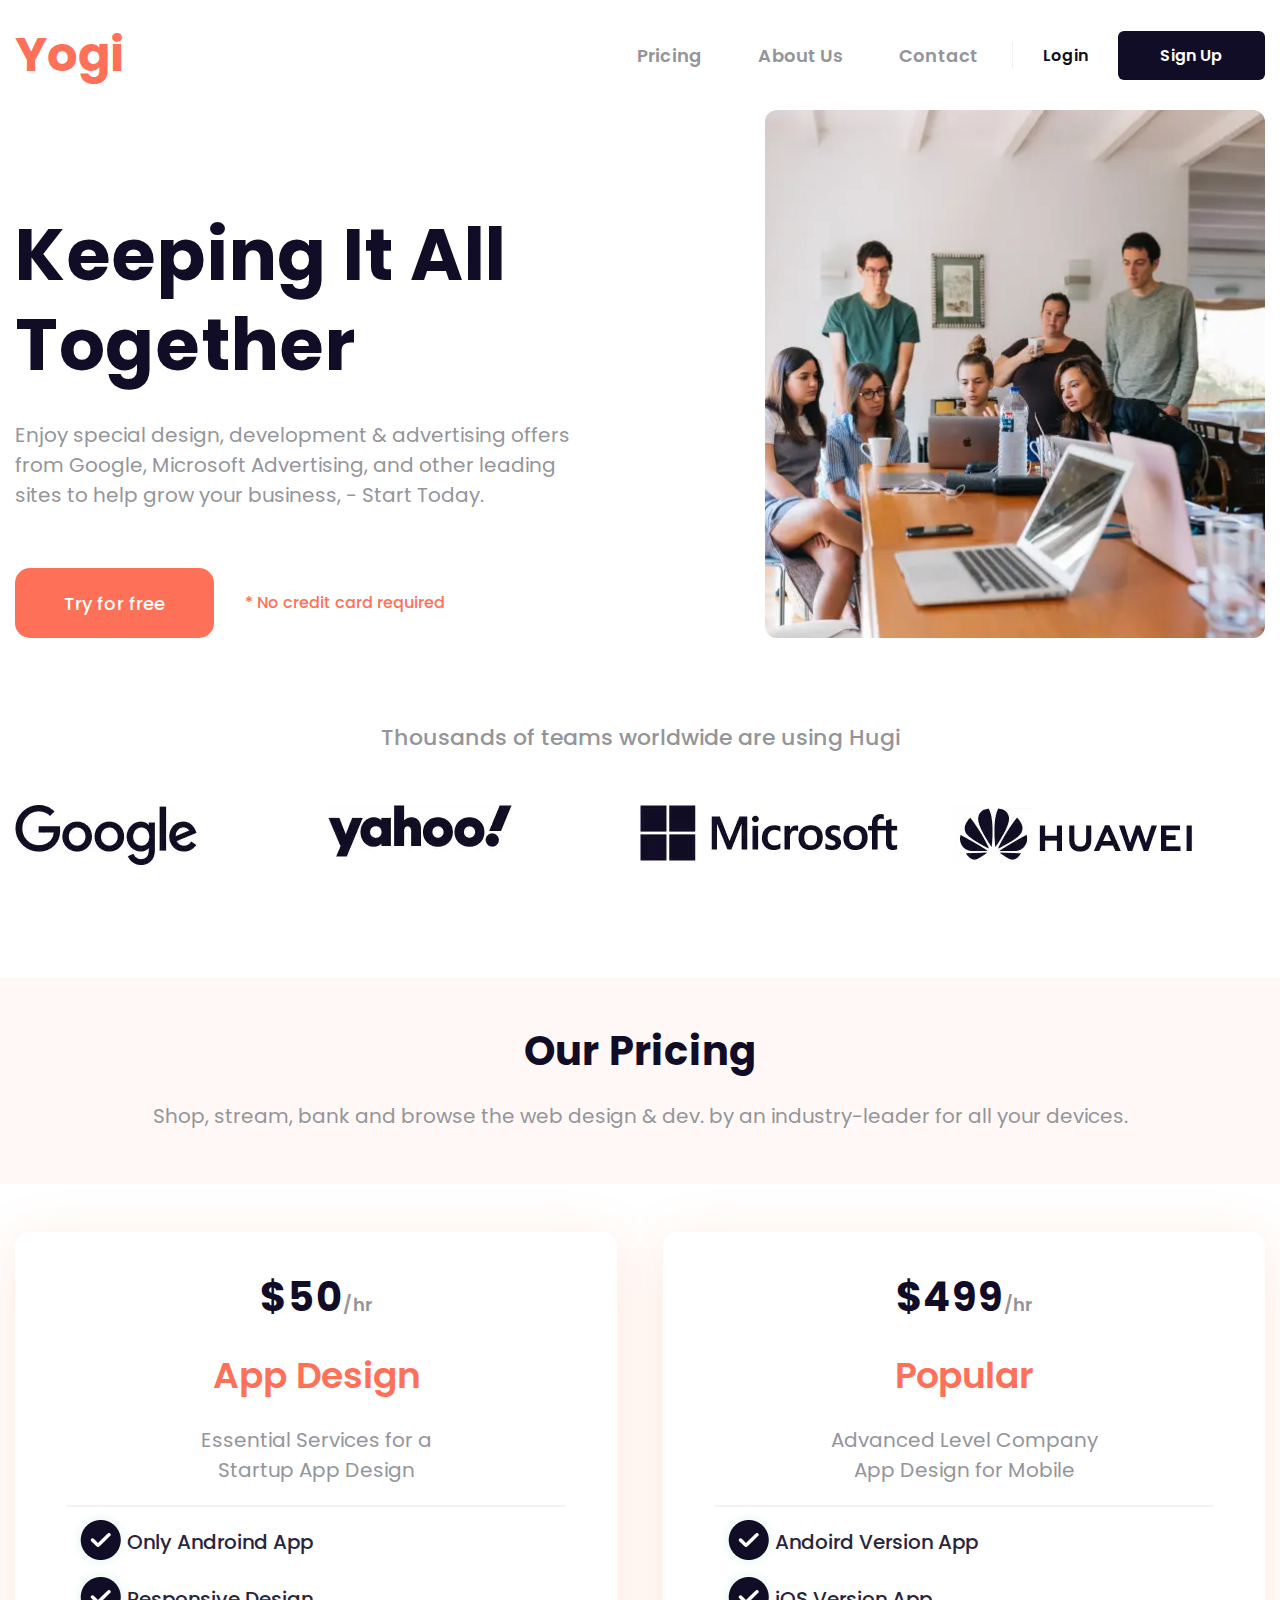
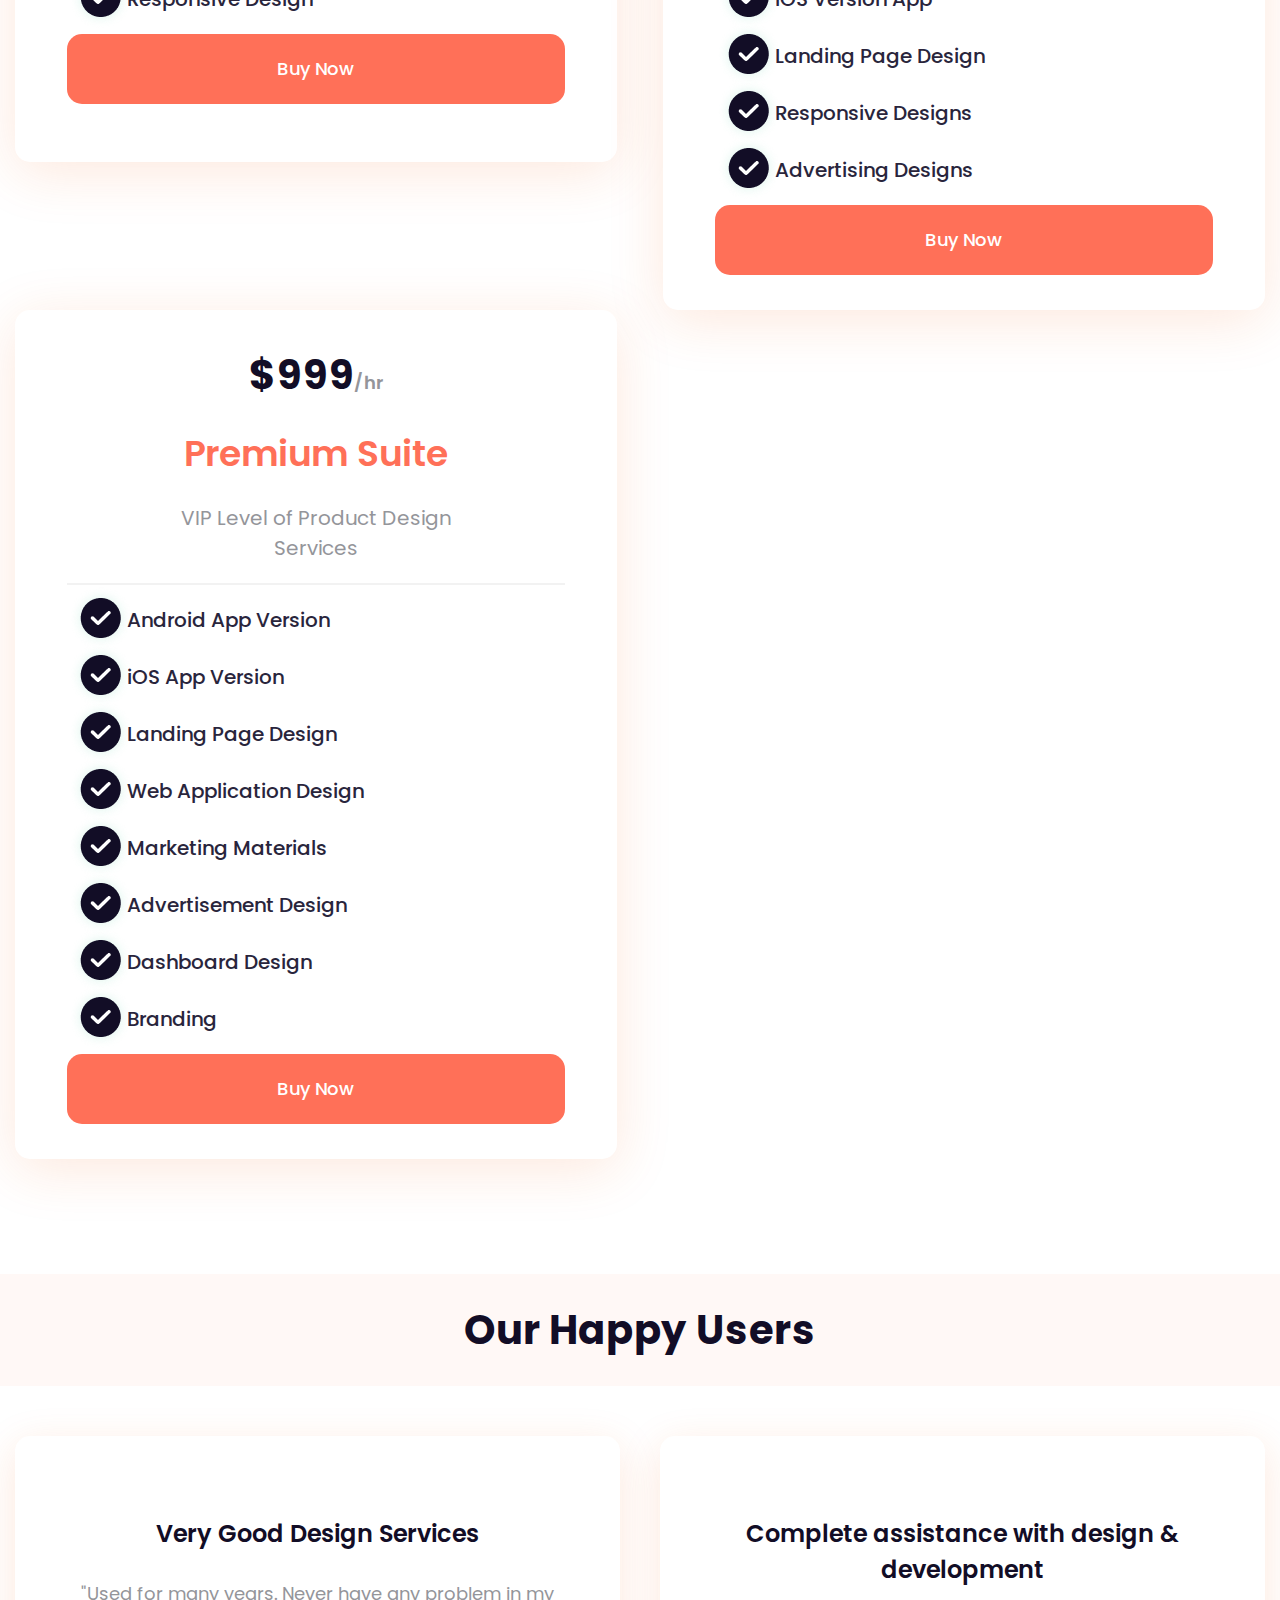
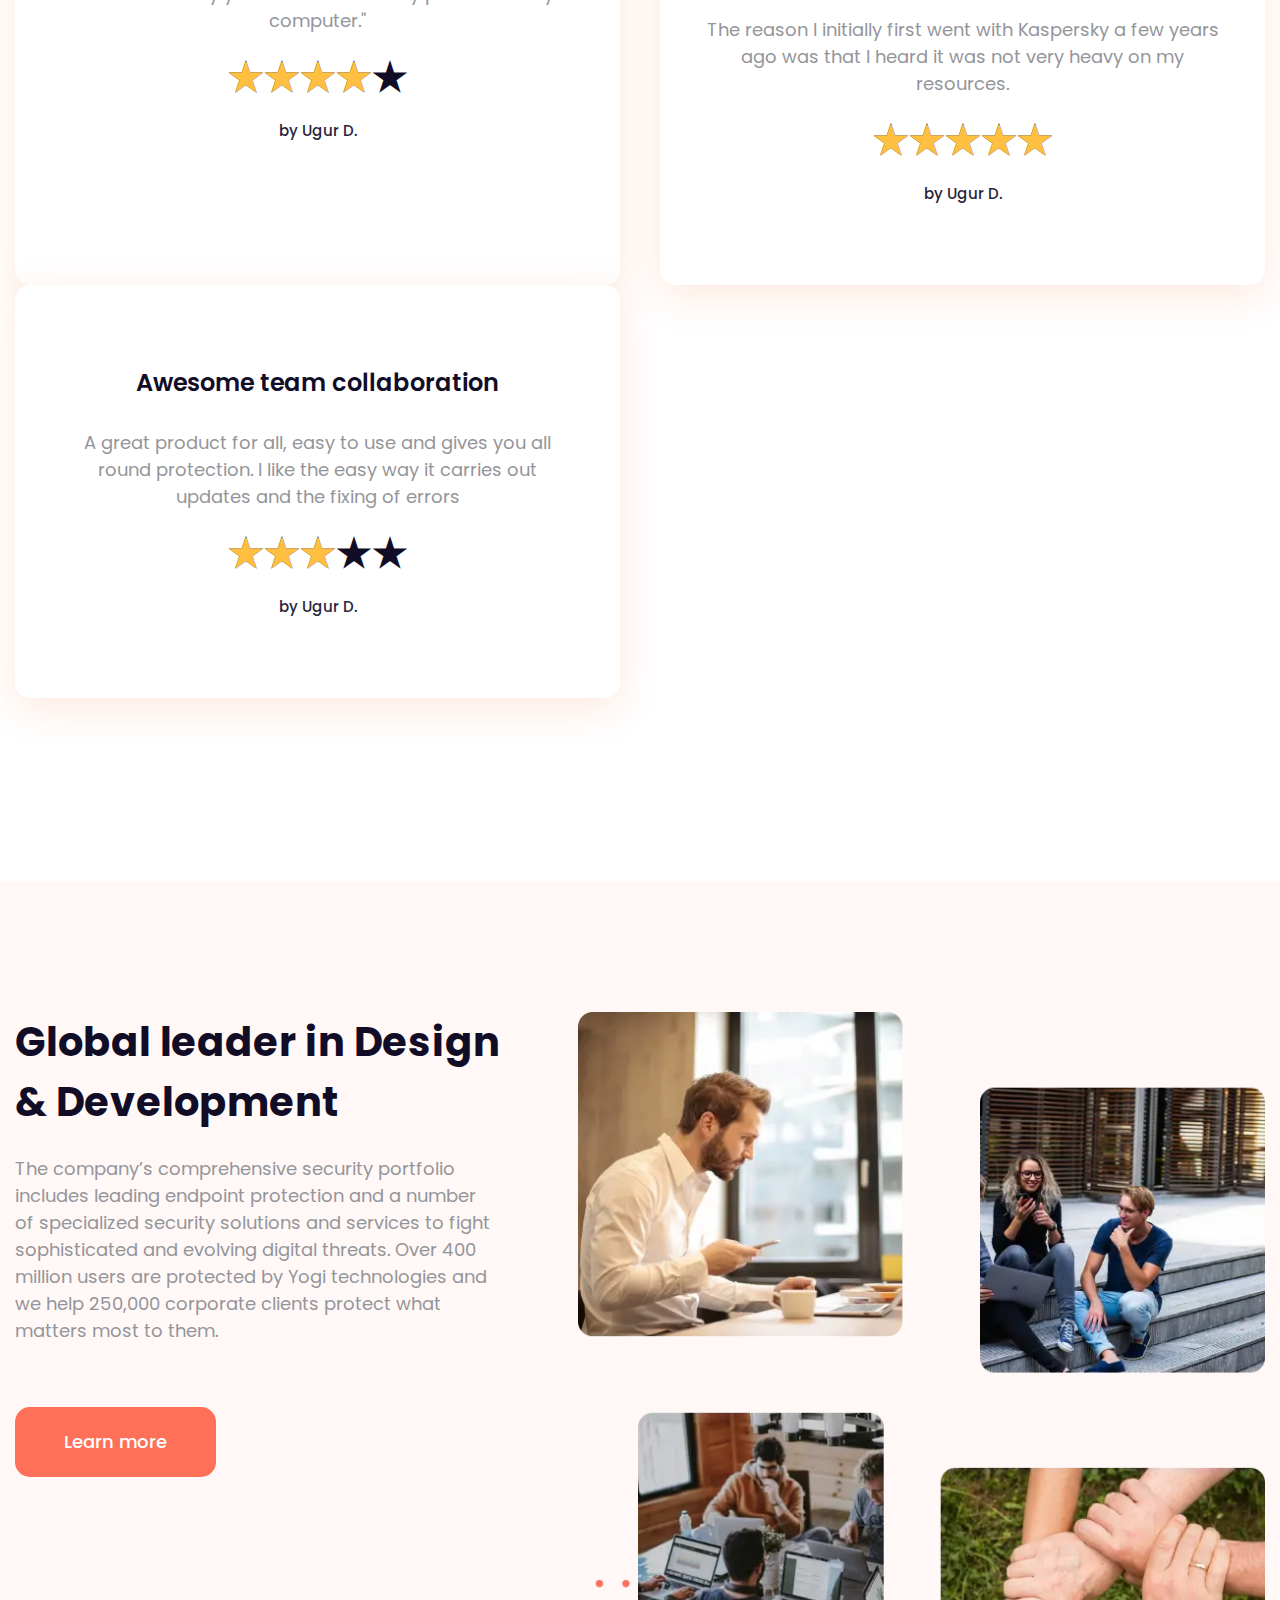
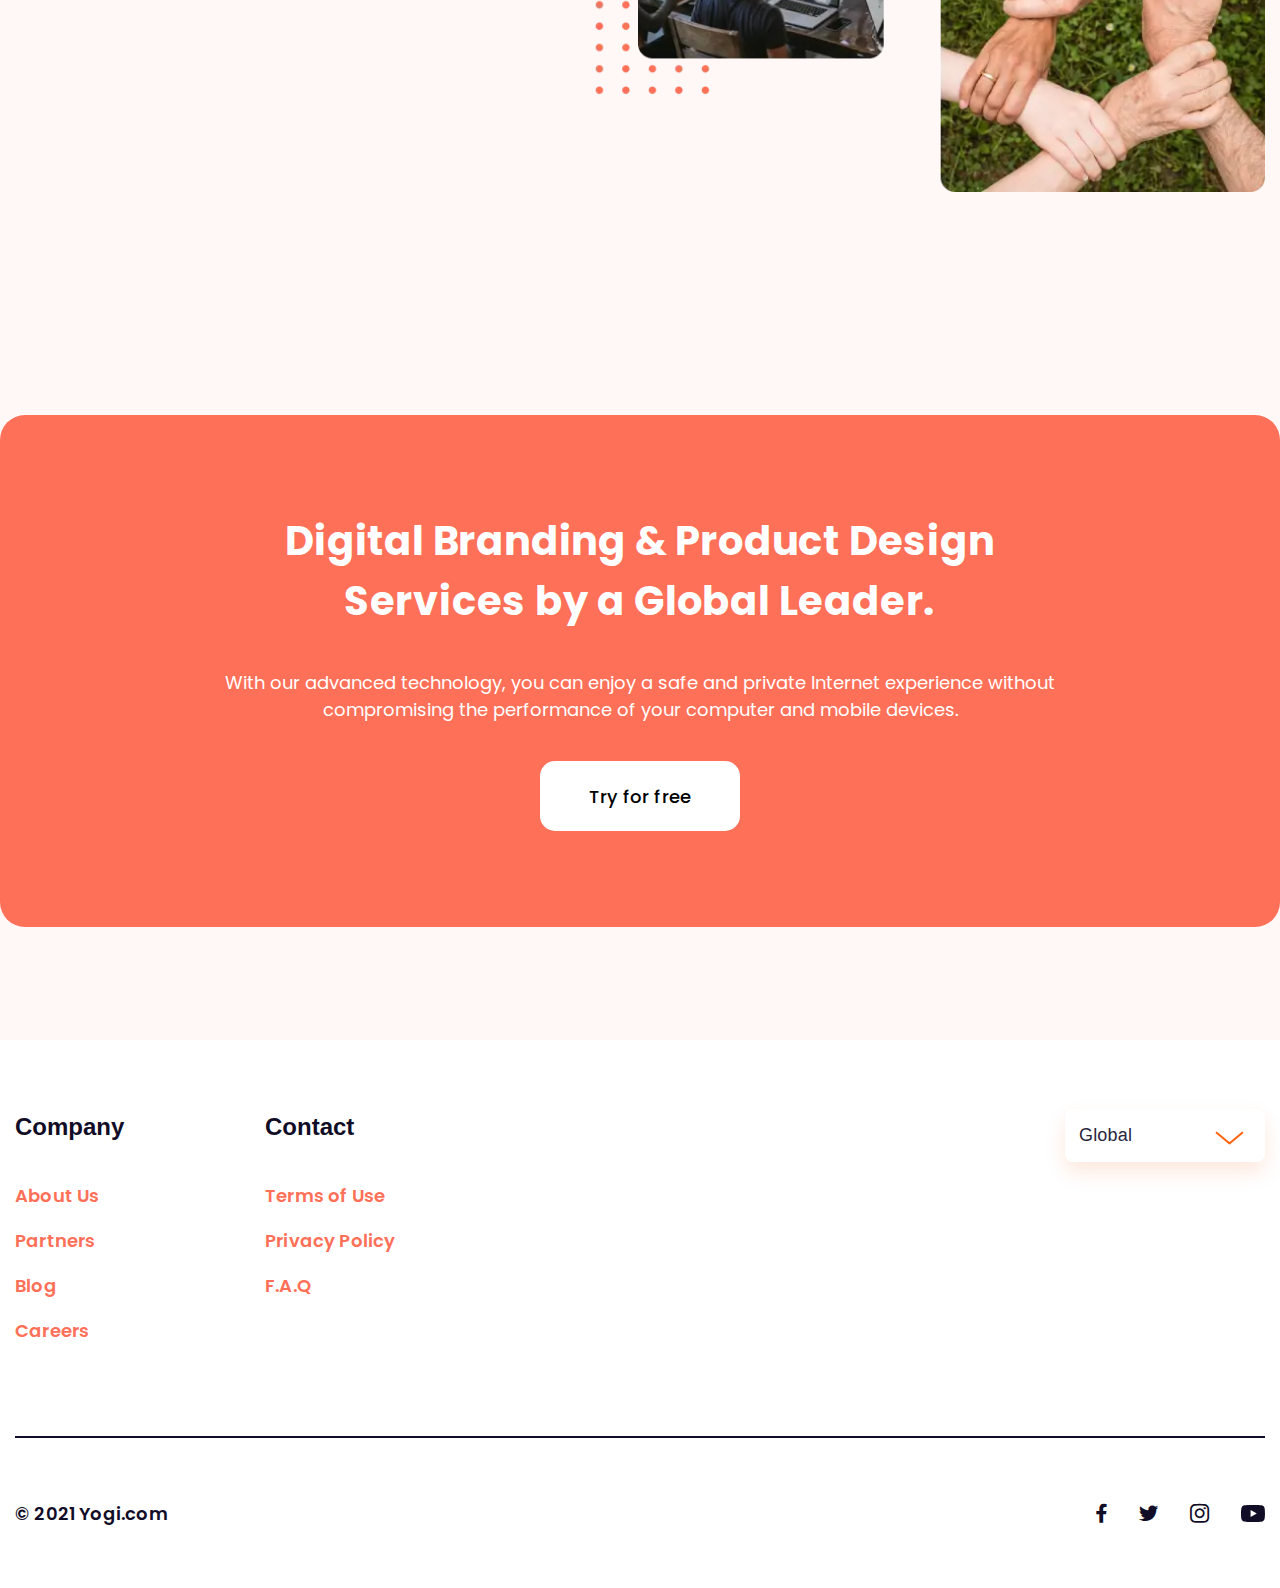
<file: index.html>
<!DOCTYPE html>
<html lang="en">
<head>
	<meta charset="UTF-8">
	<meta http-equiv="X-UA-Compatible" content="IE=edge">
	<meta name="viewport" content="width=device-width">
	<link rel="stylesheet" href="css/style.min.css?_v=20230108214857">
	<!-- <link rel="stylesheet" href="https://unpkg.com/swiper@8/swiper-bundle.min.css?_v=20230108214857"/> -->
	<title>Yogi Home</title>
</head>

<body>
	<div class="wrapper">
		<header class="header">
	<div class='header__container'>
		<a href='index.html' class='header__logo'>Yogi</a>
		<div class='header__menu menu'>
			<nav class='menu__body'>
				<ul class='menu__list'>
					<li class='menu__item'><a href='pricing.html' class='menu__link'>Pricing</a></li>
					<li class='menu__item'><a href='about.html' class='menu__link'>About Us</a></li>
					<li class='menu__item'><a href='contact.html' class='menu__link'>Contact</a></li>
				</ul>
			</nav>
		</div>
		<div class="header__buttons">
			<a href="#" class="header__button login">Login</a>
			<a href="#" class="header__button singUp">Sign Up</a>
		</div>
		<button type="button" class="icon-menu"><span></span></button>
	</div>
</header>
		<main class="page">
			<section class="page__together together">
				<div class="together__container">
					<div class="together__content">
						<div class="together__title">Keeping It All Together</div>
						<div class="together__text">Enjoy special design, development & advertising offers from Google,
							Microsoft Advertising, and other leading sites to help grow your business, - Start Today.
						</div>
						<div class="together__buttons">
							<a href="#" class="together__button button">Try for free</a>
							<div class="together__cards">* No credit card required</div>
						</div>
					</div>
					<div class="together__image">
						<picture><source srcset="img/together/image.webp" type="image/webp"><img src="img/together/image.jpg" alt="Image"></picture>
					</div>
				</div>
			</section>
			<section class="page__world world">
				<div class="world__container">
					<div class="world__text">Thousands of teams worldwide are using Hugi</div>
					<div class="world__items">
						<div class="world__item"><picture><source srcset="img/world/google.webp" type="image/webp"><img src="img/world/google.jpg" alt="Google"></picture></div>
						<div class="world__item"><picture><source srcset="img/world/yahoo!.webp" type="image/webp"><img src="img/world/yahoo!.jpg" alt="Yahoo"></picture></div>
						<div class="world__item"><picture><source srcset="img/world/microsoft.webp" type="image/webp"><img src="img/world/microsoft.jpg" alt="Microsoft"></picture></div>
						<div class="world__item"><picture><source srcset="img/world/huawei.webp" type="image/webp"><img src="img/world/huawei.jpg" alt="Huawei"></picture></div>
					</div>
				</div>
			</section>
			<section class="page__prices prices">
				<div class="prices__header">
					<div class="prices__container">
						<div class="prices__block block-center">
							<div class="block-center__title title">Our Pricing</div>
							<div class="block-center__text text">Shop, stream, bank and browse the web design & dev. by
								an
								industry-leader for all your devices.</div>
						</div>
					</div>
				</div>
				<div class="prices__main">
					<div class="prices__container">
						<div class="prices__items">
							<div class="prices__item item-prices">
								<div class="item-prices__price"><span>$50</span>/hr</div>
								<div class="item-prices__title">App Design</div>
								<div class="item-prices__text">Essential Services for a Startup App Design</div>
								<div class="item-prices__menu menu-plus">
									<ol class="menu-plus__list">
										<li class="menu-plus__item"><a href="#" class="menu-plus__link">Only Androind
												App</a></li>
										<li class="menu-plus__item"><a href="#" class="menu-plus__link">Responsive
												Design</a></li>
									</ol>
								</div>
								<a href='#' class="item-prices__button button button_big">Buy Now</a>
							</div>
							<div class="prices__item item-prices">
								<div class="item-prices__price"><span>$499</span>/hr</div>
								<div class="item-prices__title">Popular</div>
								<div class="item-prices__text">Advanced Level Company App Design for Mobile</div>
								<div class="item-prices__menu menu-plus">
									<ol class="menu-plus__list">
										<li class="menu-plus__item"><a href="#" class="menu-plus__link">Andoird Version
												App</a></li>
										<li class="menu-plus__item"><a href="#" class="menu-plus__link">iOS Version
												App</a></li>
										<li class="menu-plus__item"><a href="#" class="menu-plus__link">Landing Page
												Design</a></li>
										<li class="menu-plus__item"><a href="#" class="menu-plus__link">Responsive
												Designs</a></li>
										<li class="menu-plus__item"><a href="#" class="menu-plus__link">Advertising
												Designs</a></li>
									</ol>
								</div>
								<a href='#' class="item-prices__button button button_big">Buy Now</a>
							</div>
							<div class="prices__item item-prices">
								<div class="item-prices__price"><span>$999</span>/hr</div>
								<div class="item-prices__title">Premium Suite</div>
								<div class="item-prices__text">VIP Level of Product Design Services</div>
								<div class="item-prices__menu menu-plus">
									<ol class="menu-plus__list">
										<li class="menu-plus__item"><a href="#" class="menu-plus__link">Android App
												Version</a></li>
										<li class="menu-plus__item"><a href="#" class="menu-plus__link">iOS App
												Version</a></li>
										<li class="menu-plus__item"><a href="#" class="menu-plus__link">Landing Page
												Design</a></li>
										<li class="menu-plus__item"><a href="#" class="menu-plus__link">Web Application
												Design</a></li>
										<li class="menu-plus__item"><a href="#" class="menu-plus__link">Marketing
												Materials</a></li>
										<li class="menu-plus__item"><a href="#" class="menu-plus__link">Advertisement
												Design</a></li>
										<li class="menu-plus__item"><a href="#" class="menu-plus__link">Dashboard
												Design</a></li>
										<li class="menu-plus__item"><a href="#" class="menu-plus__link">Branding</a>
										</li>
									</ol>
								</div>
								<a href='#' class="item-prices__button button button_big">Buy Now</a>
							</div>
						</div>
					</div>
				</div>
			</section>
			<section class="page__users users">
				<div class="users__header">
					<div class="users__container">
						<div class="users__title title">Our Happy Users</div>
					</div>
				</div>
				<div class="users__main">
					<div class="users__container">
						<div class="users__items">
							<div class="users__item item-users">
								<div class="item-users__title">Very Good Design Services</div>
								<div class="item-users__text">"Used for many years. Never have any problem in my
									computer."
								</div>
								<div class="rating rating_set">
									<div class="rating__body">
										<div class="rating__active"></div>
										<div class="rating__items">
											<input type="radio" class="rating__item" value="1" name="rating">
											<input type="radio" class="rating__item" value="2" name="rating">
											<input type="radio" class="rating__item" value="3" name="rating">
											<input type="radio" class="rating__item" value="4" name="rating">
											<input type="radio" class="rating__item" value="5" name="rating">
										</div>
									</div>
									<div class="rating__value">4</div>
								</div>
								<div class="item-users__sub-title">by Ugur D.</div>
							</div>
							<div class="users__item item-users">
								<div class="item-users__title">Complete assistance with design & development</div>
								<div class="item-users__text">The reason I initially first went with Kaspersky a few
									years
									ago was that I heard it was not very heavy on my resources.</div>
								<div class="rating rating_set">
									<div class="rating__body">
										<div class="rating__active"></div>
										<div class="rating__items">
											<input type="radio" class="rating__item" value="1" name="rating">
											<input type="radio" class="rating__item" value="2" name="rating">
											<input type="radio" class="rating__item" value="3" name="rating">
											<input type="radio" class="rating__item" value="4" name="rating">
											<input type="radio" class="rating__item" value="5" name="rating">
										</div>
									</div>
									<div class="rating__value">5</div>
								</div>
								<div class="item-users__sub-title">by Ugur D.</div>
							</div>
							<div class="users__item item-users">
								<div class="item-users__title">Awesome team collaboration</div>
								<div class="item-users__text">A great product for all, easy to use and gives you all
									round
									protection. I like the easy way it carries out updates and the fixing of errors
								</div>
								<div class="rating rating_set">
									<div class="rating__body">
										<div class="rating__active"></div>
										<div class="rating__items">
											<input type="radio" class="rating__item" value="1" name="rating">
											<input type="radio" class="rating__item" value="2" name="rating">
											<input type="radio" class="rating__item" value="3" name="rating">
											<input type="radio" class="rating__item" value="4" name="rating">
											<input type="radio" class="rating__item" value="5" name="rating">
										</div>
									</div>
									<div class="rating__value">3</div>
								</div>
								<div class="item-users__sub-title">by Ugur D.</div>
							</div>
						</div>
					</div>
				</div>
			</section>
			<section class="page__leader leader">
				<div class="leader__container">
					<div class="leader__content">
						<div class="leader__title">Global leader in Design & Development</div>
						<div class="leader__text">The company’s comprehensive security portfolio includes leading
							endpoint protection and a number of specialized security solutions and services to fight
							sophisticated and evolving digital threats. Over 400 million users are protected by Yogi
							technologies and we help 250,000 corporate clients protect what matters most to them.</div>
						<a href='#' class="leader__button button">Learn more</a>
					</div>
					<div class="leader__image">
						<picture><source srcset="img/leader/image.webp" type="image/webp"><img src="img/leader/image.jpg" alt="Image"></picture>
					</div>
				</div>
			</section>
			<section class="page__products products">
				<div class="products__container">
					<div class="products__title">Digital Branding & Product Design Services by a Global Leader.</div>
					<div class="products__text">With our advanced technology, you can enjoy a safe and private Internet
						experience without compromising the performance of your computer and mobile devices. </div>
					<a href='#' class="products__button button button_white">Try for free</a>
				</div>
			</section>
		</main>
		<footer class="footer">
	<div class='footer__container'>
		<div class="footer__items">
			<div class="footer__item">
				<div data-spollers="767,max" class="footer-spoller">
					<div class="footer-spoller__item">
						<button tabindex="-1" type="button" data-spoller class="footer-spoller__title">Company</button>
						<div class="footer-spoller__body">
							<div class="footer-spoller__menu footer-spoller-menu">
								<nav class="footer-spoller-menu__body">
									<ul class="footer-spoller-menu__list">
										<li class="footer-spoller-menu__item"><a href="#"
												class="footer-spoller-menu__link">About Us</a></li>
										<li class="footer-spoller-menu__item"><a href="#"
												class="footer-spoller-menu__link">Partners</a></li>
										<li class="footer-spoller-menu__item"><a href="#"
												class="footer-spoller-menu__link">Blog</a></li>
										<li class="footer-spoller-menu__item"><a href="#"
												class="footer-spoller-menu__link">Careers</a></li>
									</ul>
								</nav>
							</div>
						</div>
					</div>
				</div>
			</div>
			<div class="footer__item">
				<div data-spollers="767,max" class="footer-spoller">
					<div class="footer-spoller__item">
						<button tabindex="-1" type="button" data-spoller class="footer-spoller__title">Contact</button>
						<div class="footer-spoller__body">
							<div class="footer-spoller__menu footer-spoller-menu">
								<nav class="footer-spoller-menu__body">
									<ul class="footer-spoller-menu__list">
										<li class="footer-spoller-menu__item"><a href="#"
												class="footer-spoller-menu__link">Terms of Use</a></li>
										<li class="footer-spoller-menu__item"><a href="#"
												class="footer-spoller-menu__link">Privacy Policy</a></li>
										<li class="footer-spoller-menu__item"><a href="#"
												class="footer-spoller-menu__link">F.A.Q</a></li>
									</ul>
								</nav>
							</div>
						</div>
					</div>
				</div>
			</div>
			<div class="footer__item">
				<div data-spollers class="footer-item-spoller">
					<div class="footer-item-spoller__item">
						<button tabindex="-1" type="button" data-spoller
							class="footer-item-spoller__title">Global</button>
						<div class="footer-item-spoller__body">
							<div class="footer-item-spoller__menu footer-item-spoller-menu">
								<nav class="footer-item-spoller-menu__body">
									<ul class="footer-item-spoller-menu__list">
										<li class="footer-item-spoller-menu__item"><a href="#"
												class="footer-item-spoller-menu__link">Global #1</a></li>
										<li class="footer-item-spoller-menu__item"><a href="#"
												class="footer-item-spoller-menu__link">Global #2</a></li>
										<li class="footer-item-spoller-menu__item"><a href="#"
												class="footer-item-spoller-menu__link">Global #3</a></li>
										<li class="footer-item-spoller-menu__item"><a href="#"
												class="footer-item-spoller-menu__link">Global #4</a></li>
									</ul>
								</nav>
							</div>
						</div>
					</div>
				</div>
			</div>
		</div>
	</div>
	<div class="footer__bottom bottom-footer">
		<div class="bottom-footer__container">
			<div class="bottom-footer__copyright">© 2021 Yogi.com</div>
			<div class="bottom-footer__icons">
				<a href="https://uk-ua.facebook.com/" class="bottom-footer__icon _icon-facebook"></a>
				<a href="https://twitter.com/" class="bottom-footer__icon _icon-twitter"></a>
				<a href="https://www.instagram.com" class="bottom-footer__icon _icon-instagram"></a>
				<a href="https://www.youtube.com/" class="bottom-footer__icon"><img src="img/icons/youtube.svg"
						alt="YouTube"></a>
			</div>
		</div>
	</div>
</footer>
	</div>
	<!-- <script src="https://unpkg.com/swiper@8/swiper-bundle.min.js?_v=20230108214857"></script> -->
<script src="js/app.min.js?_v=20230108214857"></script>
</body>

</html>
</file>
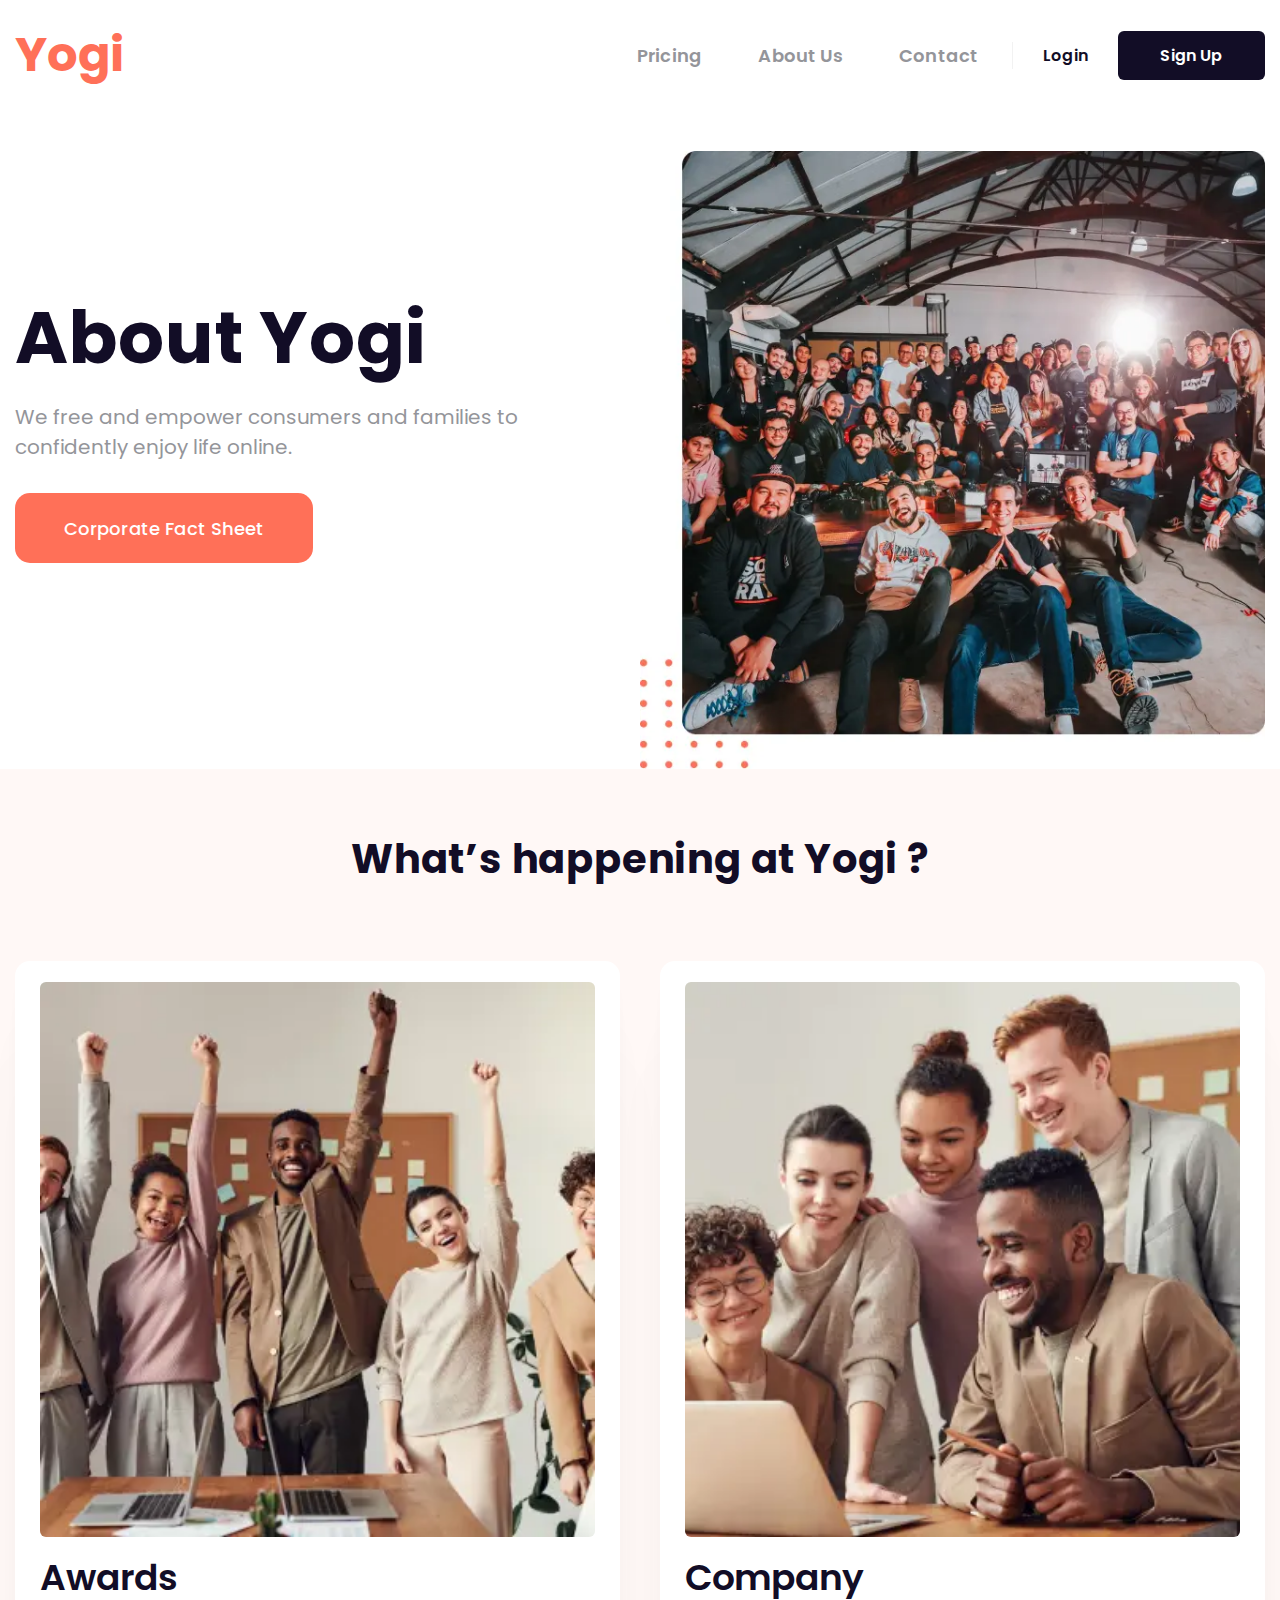
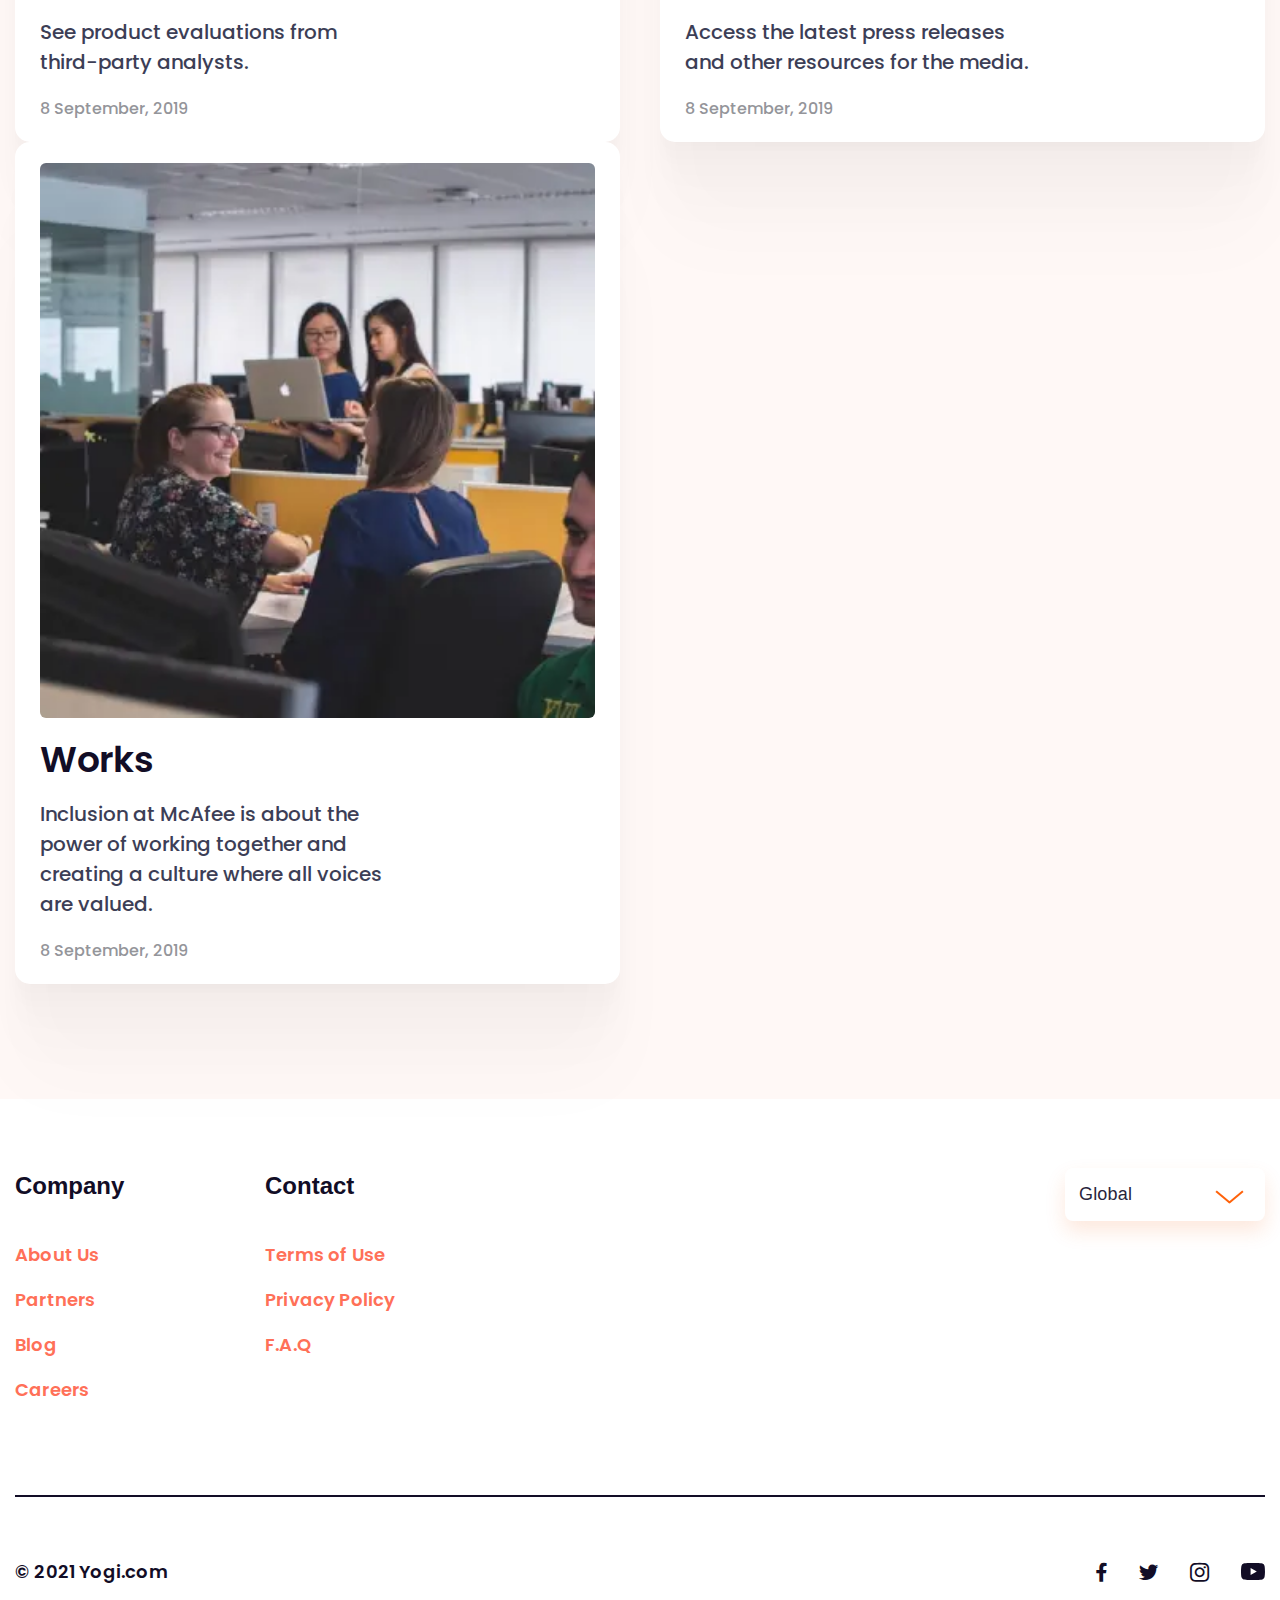
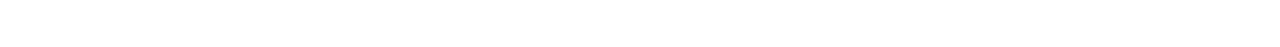
<file: about.html>
<!DOCTYPE html>
<html lang="en">
<head>
	<meta charset="UTF-8">
	<meta http-equiv="X-UA-Compatible" content="IE=edge">
	<meta name="viewport" content="width=device-width">
	<link rel="stylesheet" href="css/style.min.css?_v=20230108214857">
	<!-- <link rel="stylesheet" href="https://unpkg.com/swiper@8/swiper-bundle.min.css?_v=20230108214857"/> -->
	<title>Yogi About</title>
</head>

<body>
	<div class="wrapper">
		<header class="header">
	<div class='header__container'>
		<a href='index.html' class='header__logo'>Yogi</a>
		<div class='header__menu menu'>
			<nav class='menu__body'>
				<ul class='menu__list'>
					<li class='menu__item'><a href='pricing.html' class='menu__link'>Pricing</a></li>
					<li class='menu__item'><a href='about.html' class='menu__link'>About Us</a></li>
					<li class='menu__item'><a href='contact.html' class='menu__link'>Contact</a></li>
				</ul>
			</nav>
		</div>
		<div class="header__buttons">
			<a href="#" class="header__button login">Login</a>
			<a href="#" class="header__button singUp">Sign Up</a>
		</div>
		<button type="button" class="icon-menu"><span></span></button>
	</div>
</header>
		<main class="page">
			<section class="page__about about">
				<div class="about__container">
					<div class="about__content">
						<div class="about__title">About Yogi</div>
						<div class="about__text">We free and empower consumers and families to confidently enjoy life
							online.</div>
						<a href='#' class="about__button button">Corporate Fact Sheet</a>
					</div>
					<div class="about__image">
						<picture><source srcset="img/about/image.webp" type="image/webp"><img src="img/about/image.jpg" alt="Image"></picture>
					</div>
				</div>
			</section>
			<section class="page__happens happens">
				<div class="happens__container">
					<div class="happens__title title">What’s happening at Yogi ?</div>
					<div class="happens__items">
						<div class="happens__item item-happens">
							<div class="item-happens__image">
								<picture><source srcset="img/happens/01.webp" type="image/webp"><img src="img/happens/01.jpg" alt="Awards"></picture>
							</div>
							<div class="item-happens__title">Awards</div>
							<div class="item-happens__text">See product evaluations from third-party analysts.</div>
							<div class="item-happens__date">8 September, 2019</div>
						</div>
						<div class="happens__item item-happens">
							<div class="item-happens__image">
								<picture><source srcset="img/happens/02.webp" type="image/webp"><img src="img/happens/02.jpg" alt="Company"></picture>
							</div>
							<div class="item-happens__title">Company</div>
							<div class="item-happens__text">Access the latest press releases and other resources for the
								media.</div>
							<div class="item-happens__date">8 September, 2019</div>
						</div>
						<div class="happens__item item-happens">
							<div class="item-happens__image">
								<picture><source srcset="img/happens/03.webp" type="image/webp"><img src="img/happens/03.jpg" alt="Works"></picture>
							</div>
							<div class="item-happens__title">Works</div>
							<div class="item-happens__text">Inclusion at McAfee is about the power of working together
								and creating a culture where all voices are valued.</div>
							<div class="item-happens__date">8 September, 2019</div>
						</div>
					</div>
				</div>
			</section>
		</main>
		<footer class="footer">
	<div class='footer__container'>
		<div class="footer__items">
			<div class="footer__item">
				<div data-spollers="767,max" class="footer-spoller">
					<div class="footer-spoller__item">
						<button tabindex="-1" type="button" data-spoller class="footer-spoller__title">Company</button>
						<div class="footer-spoller__body">
							<div class="footer-spoller__menu footer-spoller-menu">
								<nav class="footer-spoller-menu__body">
									<ul class="footer-spoller-menu__list">
										<li class="footer-spoller-menu__item"><a href="#"
												class="footer-spoller-menu__link">About Us</a></li>
										<li class="footer-spoller-menu__item"><a href="#"
												class="footer-spoller-menu__link">Partners</a></li>
										<li class="footer-spoller-menu__item"><a href="#"
												class="footer-spoller-menu__link">Blog</a></li>
										<li class="footer-spoller-menu__item"><a href="#"
												class="footer-spoller-menu__link">Careers</a></li>
									</ul>
								</nav>
							</div>
						</div>
					</div>
				</div>
			</div>
			<div class="footer__item">
				<div data-spollers="767,max" class="footer-spoller">
					<div class="footer-spoller__item">
						<button tabindex="-1" type="button" data-spoller class="footer-spoller__title">Contact</button>
						<div class="footer-spoller__body">
							<div class="footer-spoller__menu footer-spoller-menu">
								<nav class="footer-spoller-menu__body">
									<ul class="footer-spoller-menu__list">
										<li class="footer-spoller-menu__item"><a href="#"
												class="footer-spoller-menu__link">Terms of Use</a></li>
										<li class="footer-spoller-menu__item"><a href="#"
												class="footer-spoller-menu__link">Privacy Policy</a></li>
										<li class="footer-spoller-menu__item"><a href="#"
												class="footer-spoller-menu__link">F.A.Q</a></li>
									</ul>
								</nav>
							</div>
						</div>
					</div>
				</div>
			</div>
			<div class="footer__item">
				<div data-spollers class="footer-item-spoller">
					<div class="footer-item-spoller__item">
						<button tabindex="-1" type="button" data-spoller
							class="footer-item-spoller__title">Global</button>
						<div class="footer-item-spoller__body">
							<div class="footer-item-spoller__menu footer-item-spoller-menu">
								<nav class="footer-item-spoller-menu__body">
									<ul class="footer-item-spoller-menu__list">
										<li class="footer-item-spoller-menu__item"><a href="#"
												class="footer-item-spoller-menu__link">Global #1</a></li>
										<li class="footer-item-spoller-menu__item"><a href="#"
												class="footer-item-spoller-menu__link">Global #2</a></li>
										<li class="footer-item-spoller-menu__item"><a href="#"
												class="footer-item-spoller-menu__link">Global #3</a></li>
										<li class="footer-item-spoller-menu__item"><a href="#"
												class="footer-item-spoller-menu__link">Global #4</a></li>
									</ul>
								</nav>
							</div>
						</div>
					</div>
				</div>
			</div>
		</div>
	</div>
	<div class="footer__bottom bottom-footer">
		<div class="bottom-footer__container">
			<div class="bottom-footer__copyright">© 2021 Yogi.com</div>
			<div class="bottom-footer__icons">
				<a href="https://uk-ua.facebook.com/" class="bottom-footer__icon _icon-facebook"></a>
				<a href="https://twitter.com/" class="bottom-footer__icon _icon-twitter"></a>
				<a href="https://www.instagram.com" class="bottom-footer__icon _icon-instagram"></a>
				<a href="https://www.youtube.com/" class="bottom-footer__icon"><img src="img/icons/youtube.svg"
						alt="YouTube"></a>
			</div>
		</div>
	</div>
</footer>
	</div>
	<!-- <script src="https://unpkg.com/swiper@8/swiper-bundle.min.js?_v=20230108214857"></script> -->
<script src="js/app.min.js?_v=20230108214857"></script>
</body>

</html>
</file>
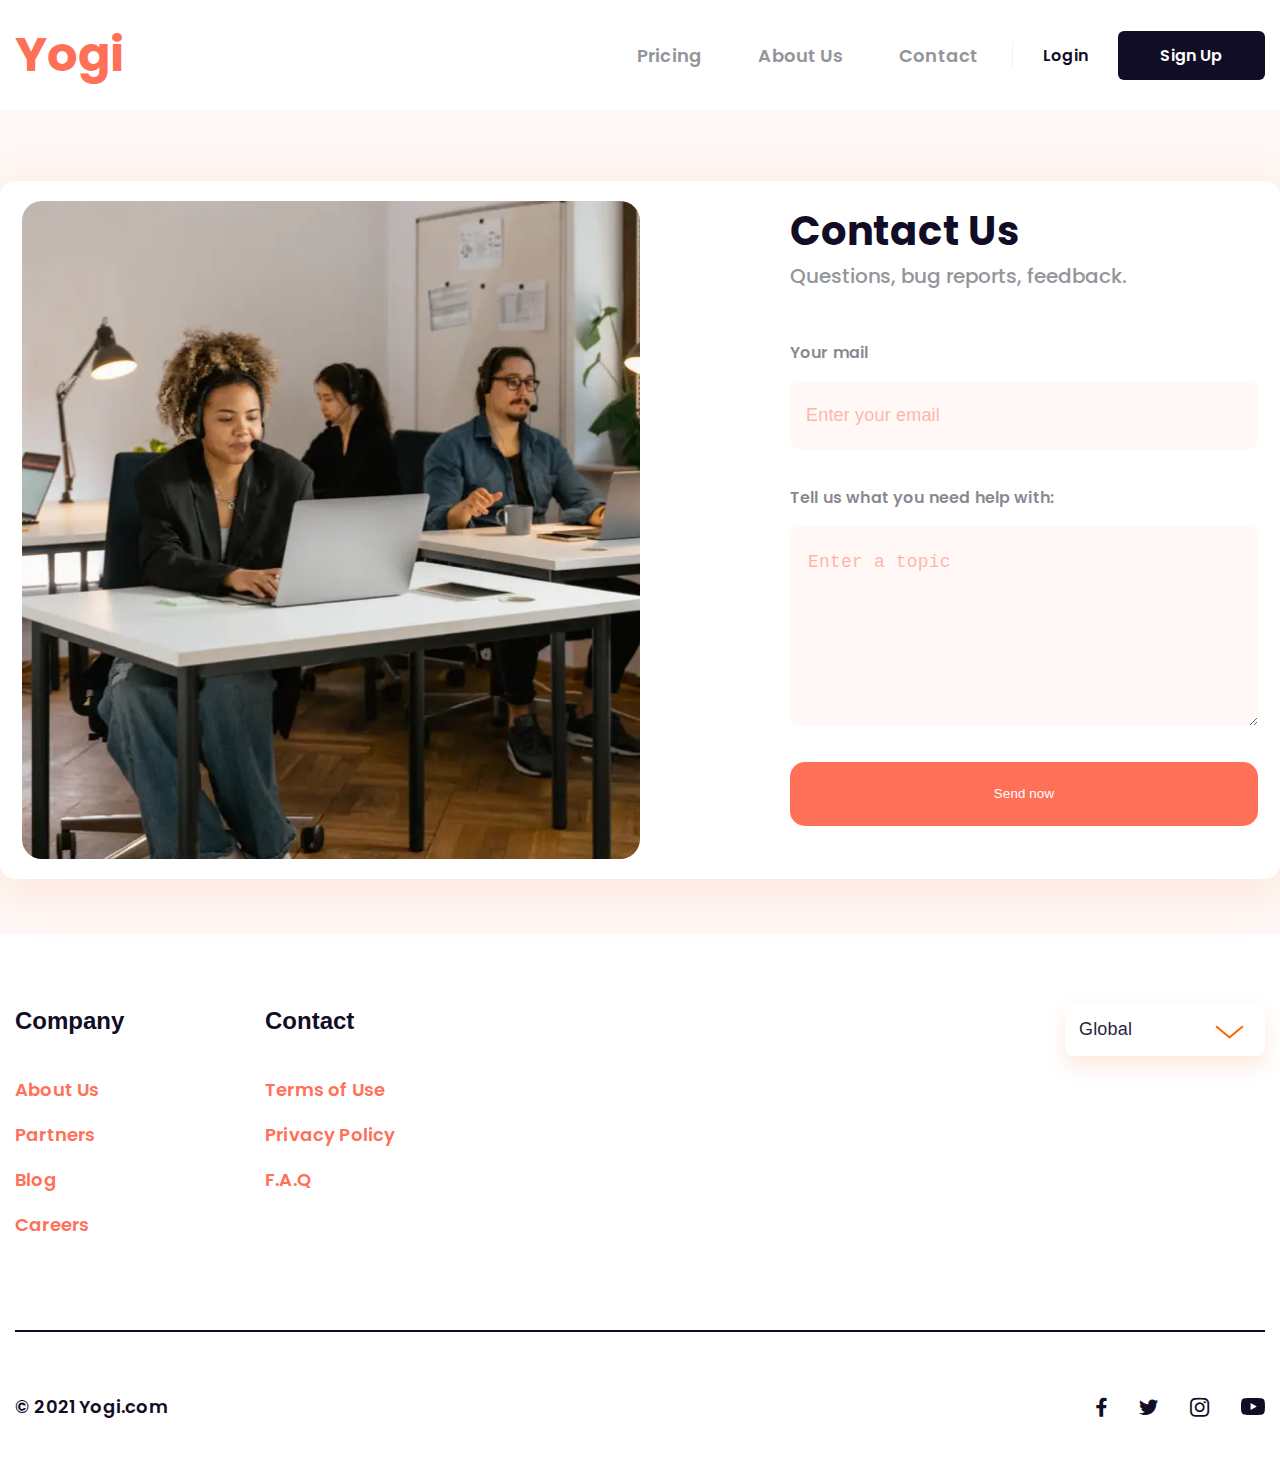
<file: contact.html>
<!DOCTYPE html>
<html lang="en">
<head>
	<meta charset="UTF-8">
	<meta http-equiv="X-UA-Compatible" content="IE=edge">
	<meta name="viewport" content="width=device-width">
	<link rel="stylesheet" href="css/style.min.css?_v=20230108214857">
	<!-- <link rel="stylesheet" href="https://unpkg.com/swiper@8/swiper-bundle.min.css?_v=20230108214857"/> -->
	<title>Yogi Contact</title>
</head>

<body>
	<div class="wrapper">
		<header class="header">
	<div class='header__container'>
		<a href='index.html' class='header__logo'>Yogi</a>
		<div class='header__menu menu'>
			<nav class='menu__body'>
				<ul class='menu__list'>
					<li class='menu__item'><a href='pricing.html' class='menu__link'>Pricing</a></li>
					<li class='menu__item'><a href='about.html' class='menu__link'>About Us</a></li>
					<li class='menu__item'><a href='contact.html' class='menu__link'>Contact</a></li>
				</ul>
			</nav>
		</div>
		<div class="header__buttons">
			<a href="#" class="header__button login">Login</a>
			<a href="#" class="header__button singUp">Sign Up</a>
		</div>
		<button type="button" class="icon-menu"><span></span></button>
	</div>
</header>
		<main class="page">
			<section class="page__contact contact">
				<div class="contact__container">
					<div class="contact__image">
						<picture><source srcset="img/contact/image.webp" type="image/webp"><img src="img/contact/image.jpg" alt="Image"></picture>
					</div>
					<div class="contact__content">
						<div class="contact__title">Contact Us</div>
						<div class="contact__text">Questions, bug reports, feedback.</div>
						<form action="#" class="contact__form form-contact">
							<div class="form-contact__item">
								<label class="form-contact__label">Your mail</label>
								<input type="text" placeholder="Enter your email" class="form-contact__input">
							</div>
							<div class="form-contact__item">
								<label class="form-contact__label">Tell us what you need help with:</label>
								<textarea class="form-contact__textarea" placeholder="Enter a topic"></textarea>
							</div>
							<button type="submit" class="form-contact__button button">Send now</button>
						</form>
					</div>
				</div>
			</section>
		</main>
		<footer class="footer">
	<div class='footer__container'>
		<div class="footer__items">
			<div class="footer__item">
				<div data-spollers="767,max" class="footer-spoller">
					<div class="footer-spoller__item">
						<button tabindex="-1" type="button" data-spoller class="footer-spoller__title">Company</button>
						<div class="footer-spoller__body">
							<div class="footer-spoller__menu footer-spoller-menu">
								<nav class="footer-spoller-menu__body">
									<ul class="footer-spoller-menu__list">
										<li class="footer-spoller-menu__item"><a href="#"
												class="footer-spoller-menu__link">About Us</a></li>
										<li class="footer-spoller-menu__item"><a href="#"
												class="footer-spoller-menu__link">Partners</a></li>
										<li class="footer-spoller-menu__item"><a href="#"
												class="footer-spoller-menu__link">Blog</a></li>
										<li class="footer-spoller-menu__item"><a href="#"
												class="footer-spoller-menu__link">Careers</a></li>
									</ul>
								</nav>
							</div>
						</div>
					</div>
				</div>
			</div>
			<div class="footer__item">
				<div data-spollers="767,max" class="footer-spoller">
					<div class="footer-spoller__item">
						<button tabindex="-1" type="button" data-spoller class="footer-spoller__title">Contact</button>
						<div class="footer-spoller__body">
							<div class="footer-spoller__menu footer-spoller-menu">
								<nav class="footer-spoller-menu__body">
									<ul class="footer-spoller-menu__list">
										<li class="footer-spoller-menu__item"><a href="#"
												class="footer-spoller-menu__link">Terms of Use</a></li>
										<li class="footer-spoller-menu__item"><a href="#"
												class="footer-spoller-menu__link">Privacy Policy</a></li>
										<li class="footer-spoller-menu__item"><a href="#"
												class="footer-spoller-menu__link">F.A.Q</a></li>
									</ul>
								</nav>
							</div>
						</div>
					</div>
				</div>
			</div>
			<div class="footer__item">
				<div data-spollers class="footer-item-spoller">
					<div class="footer-item-spoller__item">
						<button tabindex="-1" type="button" data-spoller
							class="footer-item-spoller__title">Global</button>
						<div class="footer-item-spoller__body">
							<div class="footer-item-spoller__menu footer-item-spoller-menu">
								<nav class="footer-item-spoller-menu__body">
									<ul class="footer-item-spoller-menu__list">
										<li class="footer-item-spoller-menu__item"><a href="#"
												class="footer-item-spoller-menu__link">Global #1</a></li>
										<li class="footer-item-spoller-menu__item"><a href="#"
												class="footer-item-spoller-menu__link">Global #2</a></li>
										<li class="footer-item-spoller-menu__item"><a href="#"
												class="footer-item-spoller-menu__link">Global #3</a></li>
										<li class="footer-item-spoller-menu__item"><a href="#"
												class="footer-item-spoller-menu__link">Global #4</a></li>
									</ul>
								</nav>
							</div>
						</div>
					</div>
				</div>
			</div>
		</div>
	</div>
	<div class="footer__bottom bottom-footer">
		<div class="bottom-footer__container">
			<div class="bottom-footer__copyright">© 2021 Yogi.com</div>
			<div class="bottom-footer__icons">
				<a href="https://uk-ua.facebook.com/" class="bottom-footer__icon _icon-facebook"></a>
				<a href="https://twitter.com/" class="bottom-footer__icon _icon-twitter"></a>
				<a href="https://www.instagram.com" class="bottom-footer__icon _icon-instagram"></a>
				<a href="https://www.youtube.com/" class="bottom-footer__icon"><img src="img/icons/youtube.svg"
						alt="YouTube"></a>
			</div>
		</div>
	</div>
</footer>
	</div>
	<!-- <script src="https://unpkg.com/swiper@8/swiper-bundle.min.js?_v=20230108214857"></script> -->
<script src="js/app.min.js?_v=20230108214857"></script>
</body>

</html>
</file>
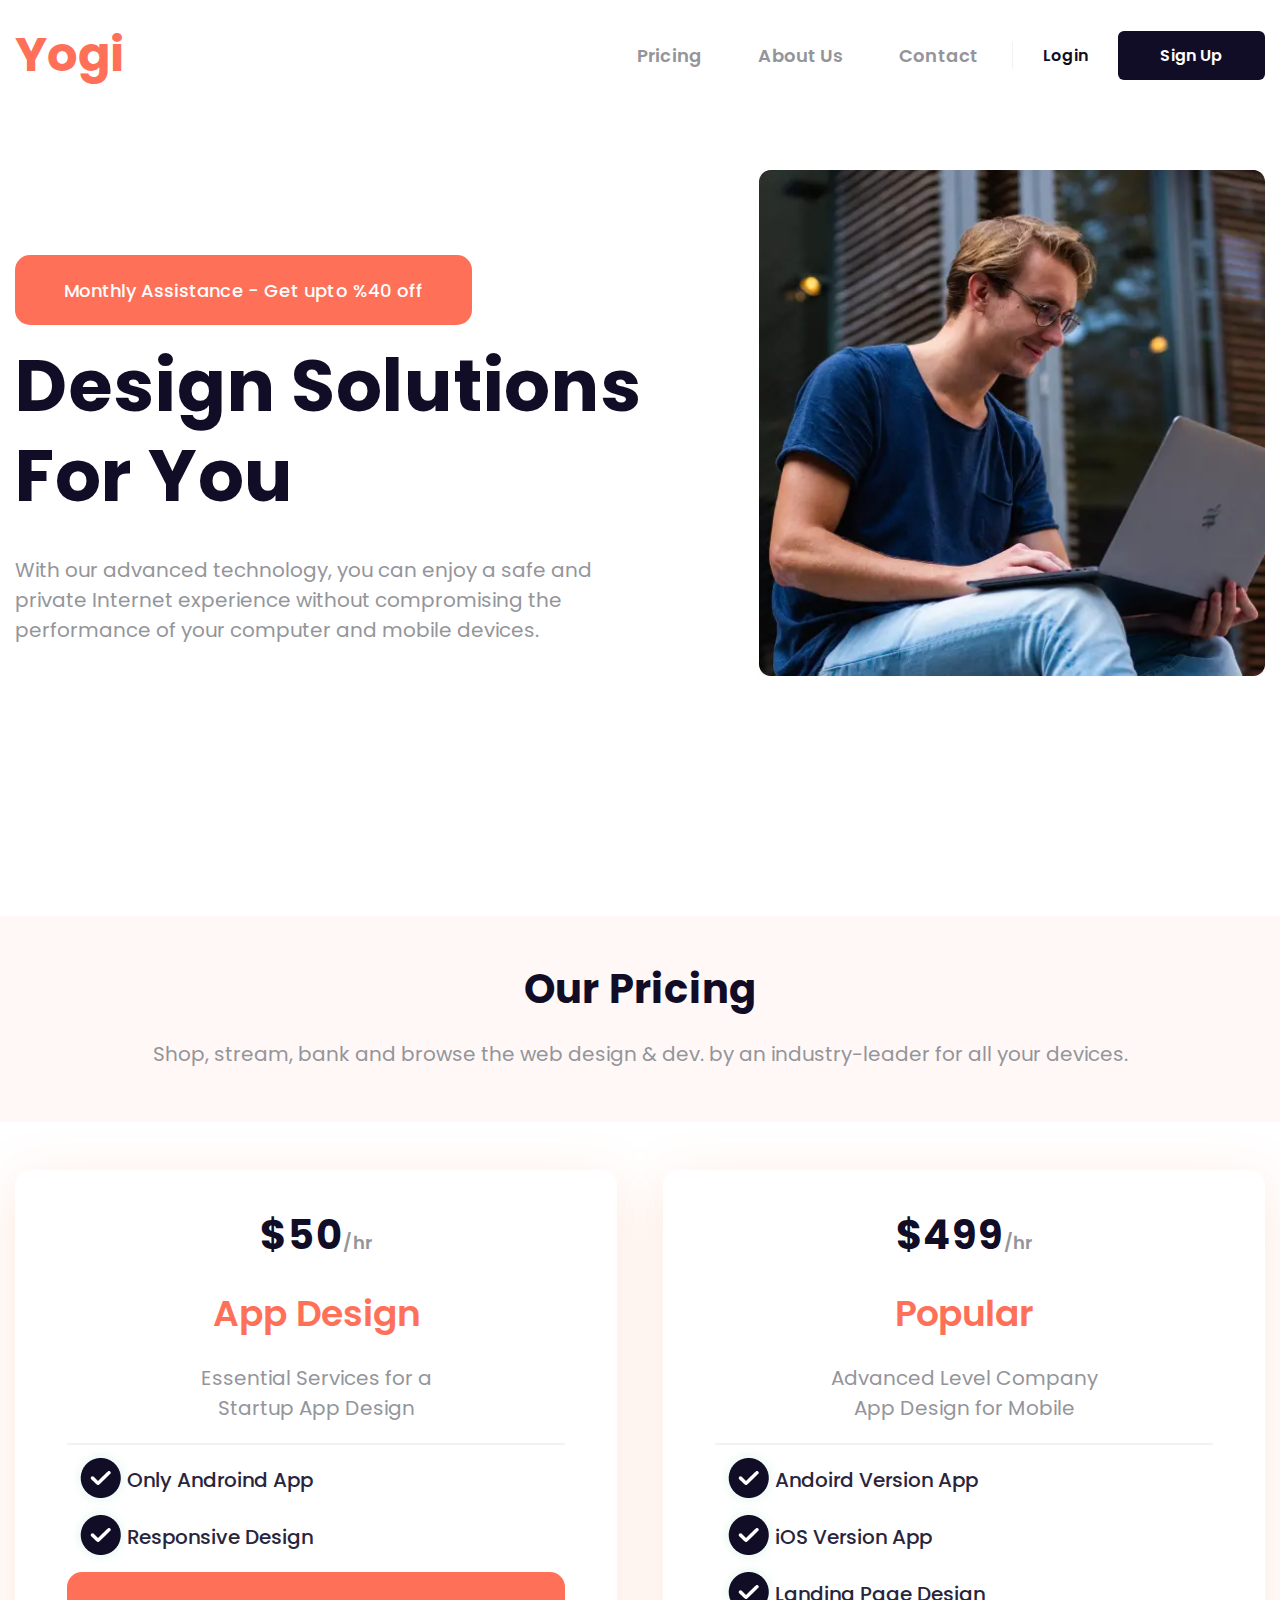
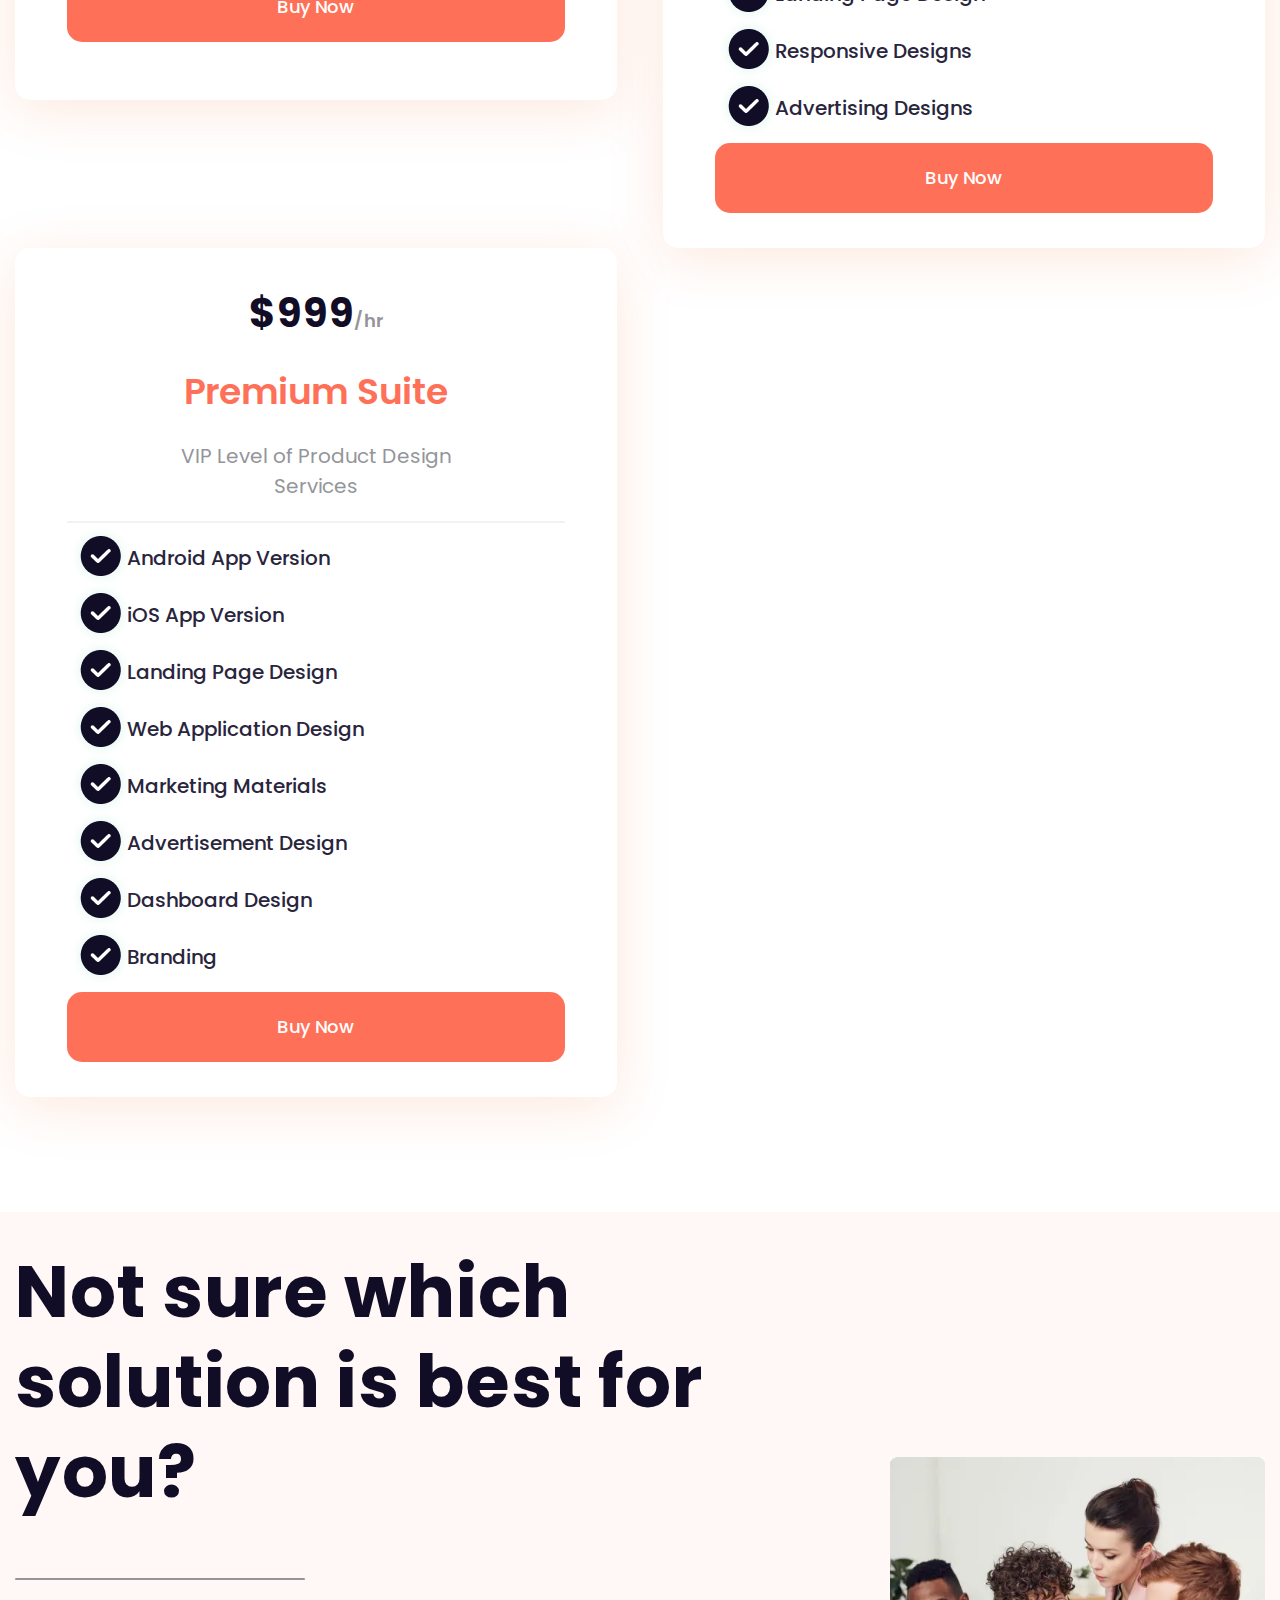
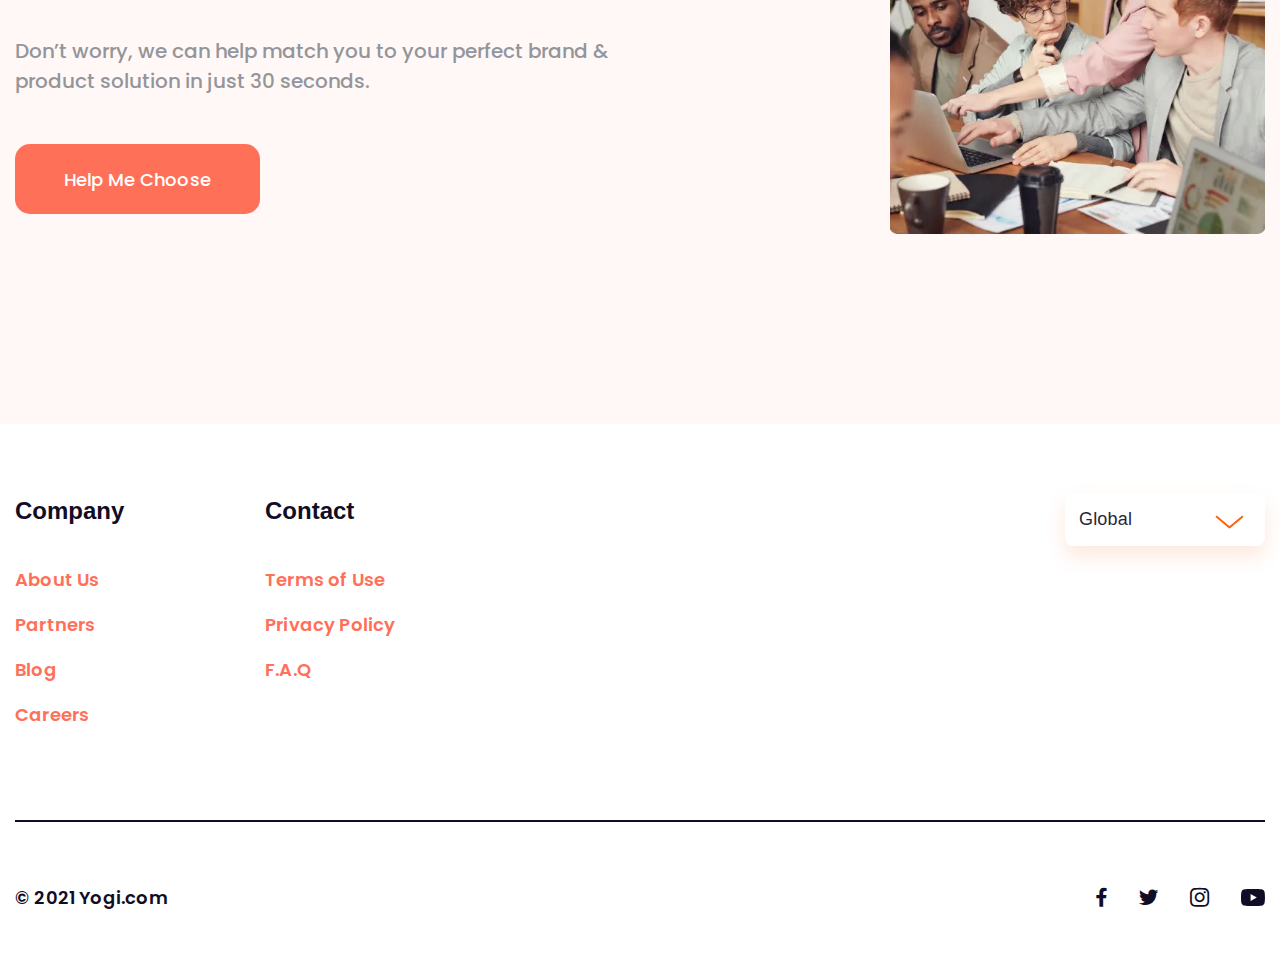
<file: pricing.html>
<!DOCTYPE html>
<html lang="en">
<head>
	<meta charset="UTF-8">
	<meta http-equiv="X-UA-Compatible" content="IE=edge">
	<meta name="viewport" content="width=device-width">
	<link rel="stylesheet" href="css/style.min.css?_v=20230108214857">
	<!-- <link rel="stylesheet" href="https://unpkg.com/swiper@8/swiper-bundle.min.css?_v=20230108214857"/> -->
	<title>Yogi Pricing</title>
</head>

<body>
	<div class="wrapper">
		<header class="header">
	<div class='header__container'>
		<a href='index.html' class='header__logo'>Yogi</a>
		<div class='header__menu menu'>
			<nav class='menu__body'>
				<ul class='menu__list'>
					<li class='menu__item'><a href='pricing.html' class='menu__link'>Pricing</a></li>
					<li class='menu__item'><a href='about.html' class='menu__link'>About Us</a></li>
					<li class='menu__item'><a href='contact.html' class='menu__link'>Contact</a></li>
				</ul>
			</nav>
		</div>
		<div class="header__buttons">
			<a href="#" class="header__button login">Login</a>
			<a href="#" class="header__button singUp">Sign Up</a>
		</div>
		<button type="button" class="icon-menu"><span></span></button>
	</div>
</header>
		<main class="page">
			<section class="page__decision decision">
				<div class="decision__container">
					<div class="decision__content">
						<a href='#' class="decision__button button">Monthly Assistance - Get upto %40 off</a>
						<div class="decision__title">Design Solutions For You</div>
						<div class="decision__text">With our advanced technology, you can enjoy a safe and private
							Internet experience without compromising the performance of your computer and mobile
							devices.</div>
					</div>
					<div class="decision__image">
						<picture><source srcset="img/decision/image.webp" type="image/webp"><img src="img/decision/image.jpg" alt="Image"></picture>
					</div>
				</div>
			</section>
			<section class="page__prices prices">
				<div class="prices__header">
					<div class="prices__container">
						<div class="prices__block block-center">
							<div class="block-center__title title">Our Pricing</div>
							<div class="block-center__text text">Shop, stream, bank and browse the web design & dev. by
								an
								industry-leader for all your devices.</div>
						</div>
					</div>
				</div>
				<div class="prices__main">
					<div class="prices__container">
						<div class="prices__items">
							<div class="prices__item item-prices">
								<div class="item-prices__price"><span>$50</span>/hr</div>
								<div class="item-prices__title">App Design</div>
								<div class="item-prices__text">Essential Services for a Startup App Design</div>
								<div class="item-prices__menu menu-plus">
									<ol class="menu-plus__list">
										<li class="menu-plus__item"><a href="#" class="menu-plus__link">Only Androind
												App</a></li>
										<li class="menu-plus__item"><a href="#" class="menu-plus__link">Responsive
												Design</a></li>
									</ol>
								</div>
								<a href='#' class="item-prices__button button button_big">Buy Now</a>
							</div>
							<div class="prices__item item-prices">
								<div class="item-prices__price"><span>$499</span>/hr</div>
								<div class="item-prices__title">Popular</div>
								<div class="item-prices__text">Advanced Level Company App Design for Mobile</div>
								<div class="item-prices__menu menu-plus">
									<ol class="menu-plus__list">
										<li class="menu-plus__item"><a href="#" class="menu-plus__link">Andoird Version
												App</a></li>
										<li class="menu-plus__item"><a href="#" class="menu-plus__link">iOS Version
												App</a></li>
										<li class="menu-plus__item"><a href="#" class="menu-plus__link">Landing Page
												Design</a></li>
										<li class="menu-plus__item"><a href="#" class="menu-plus__link">Responsive
												Designs</a></li>
										<li class="menu-plus__item"><a href="#" class="menu-plus__link">Advertising
												Designs</a></li>
									</ol>
								</div>
								<a href='#' class="item-prices__button button button_big">Buy Now</a>
							</div>
							<div class="prices__item item-prices">
								<div class="item-prices__price"><span>$999</span>/hr</div>
								<div class="item-prices__title">Premium Suite</div>
								<div class="item-prices__text">VIP Level of Product Design Services</div>
								<div class="item-prices__menu menu-plus">
									<ol class="menu-plus__list">
										<li class="menu-plus__item"><a href="#" class="menu-plus__link">Android App
												Version</a></li>
										<li class="menu-plus__item"><a href="#" class="menu-plus__link">iOS App
												Version</a></li>
										<li class="menu-plus__item"><a href="#" class="menu-plus__link">Landing Page
												Design</a></li>
										<li class="menu-plus__item"><a href="#" class="menu-plus__link">Web Application
												Design</a></li>
										<li class="menu-plus__item"><a href="#" class="menu-plus__link">Marketing
												Materials</a></li>
										<li class="menu-plus__item"><a href="#" class="menu-plus__link">Advertisement
												Design</a></li>
										<li class="menu-plus__item"><a href="#" class="menu-plus__link">Dashboard
												Design</a></li>
										<li class="menu-plus__item"><a href="#" class="menu-plus__link">Branding</a>
										</li>
									</ol>
								</div>
								<a href='#' class="item-prices__button button button_big">Buy Now</a>
							</div>
						</div>
					</div>
				</div>
			</section>
			<section class="page__best best">
				<div class="best__container">
					<div class="best__content">
						<div class="best__title">Not sure which solution is best for you?</div>
						<div class="best__line"></div>
						<div class="best__text">Don’t worry, we can help match you to your perfect brand & product
							solution in just 30 seconds.</div>
						<a href='#' class="best__button button">Help Me Choose</a>
					</div>
					<div class="best__image">
						<picture><source srcset="img/best/image.webp" type="image/webp"><img src="img/best/image.jpg" alt="Image"></picture>
					</div>
				</div>
			</section>
		</main>
		<footer class="footer">
	<div class='footer__container'>
		<div class="footer__items">
			<div class="footer__item">
				<div data-spollers="767,max" class="footer-spoller">
					<div class="footer-spoller__item">
						<button tabindex="-1" type="button" data-spoller class="footer-spoller__title">Company</button>
						<div class="footer-spoller__body">
							<div class="footer-spoller__menu footer-spoller-menu">
								<nav class="footer-spoller-menu__body">
									<ul class="footer-spoller-menu__list">
										<li class="footer-spoller-menu__item"><a href="#"
												class="footer-spoller-menu__link">About Us</a></li>
										<li class="footer-spoller-menu__item"><a href="#"
												class="footer-spoller-menu__link">Partners</a></li>
										<li class="footer-spoller-menu__item"><a href="#"
												class="footer-spoller-menu__link">Blog</a></li>
										<li class="footer-spoller-menu__item"><a href="#"
												class="footer-spoller-menu__link">Careers</a></li>
									</ul>
								</nav>
							</div>
						</div>
					</div>
				</div>
			</div>
			<div class="footer__item">
				<div data-spollers="767,max" class="footer-spoller">
					<div class="footer-spoller__item">
						<button tabindex="-1" type="button" data-spoller class="footer-spoller__title">Contact</button>
						<div class="footer-spoller__body">
							<div class="footer-spoller__menu footer-spoller-menu">
								<nav class="footer-spoller-menu__body">
									<ul class="footer-spoller-menu__list">
										<li class="footer-spoller-menu__item"><a href="#"
												class="footer-spoller-menu__link">Terms of Use</a></li>
										<li class="footer-spoller-menu__item"><a href="#"
												class="footer-spoller-menu__link">Privacy Policy</a></li>
										<li class="footer-spoller-menu__item"><a href="#"
												class="footer-spoller-menu__link">F.A.Q</a></li>
									</ul>
								</nav>
							</div>
						</div>
					</div>
				</div>
			</div>
			<div class="footer__item">
				<div data-spollers class="footer-item-spoller">
					<div class="footer-item-spoller__item">
						<button tabindex="-1" type="button" data-spoller
							class="footer-item-spoller__title">Global</button>
						<div class="footer-item-spoller__body">
							<div class="footer-item-spoller__menu footer-item-spoller-menu">
								<nav class="footer-item-spoller-menu__body">
									<ul class="footer-item-spoller-menu__list">
										<li class="footer-item-spoller-menu__item"><a href="#"
												class="footer-item-spoller-menu__link">Global #1</a></li>
										<li class="footer-item-spoller-menu__item"><a href="#"
												class="footer-item-spoller-menu__link">Global #2</a></li>
										<li class="footer-item-spoller-menu__item"><a href="#"
												class="footer-item-spoller-menu__link">Global #3</a></li>
										<li class="footer-item-spoller-menu__item"><a href="#"
												class="footer-item-spoller-menu__link">Global #4</a></li>
									</ul>
								</nav>
							</div>
						</div>
					</div>
				</div>
			</div>
		</div>
	</div>
	<div class="footer__bottom bottom-footer">
		<div class="bottom-footer__container">
			<div class="bottom-footer__copyright">© 2021 Yogi.com</div>
			<div class="bottom-footer__icons">
				<a href="https://uk-ua.facebook.com/" class="bottom-footer__icon _icon-facebook"></a>
				<a href="https://twitter.com/" class="bottom-footer__icon _icon-twitter"></a>
				<a href="https://www.instagram.com" class="bottom-footer__icon _icon-instagram"></a>
				<a href="https://www.youtube.com/" class="bottom-footer__icon"><img src="img/icons/youtube.svg"
						alt="YouTube"></a>
			</div>
		</div>
	</div>
</footer>
	</div>
	<!-- <script src="https://unpkg.com/swiper@8/swiper-bundle.min.js?_v=20230108214857"></script> -->
<script src="js/app.min.js?_v=20230108214857"></script>
</body>

</html>
</file>
<file: css/style.min.css>
@charset "UTF-8";@import url(https://fonts.googleapis.com/css?family=Poppins:,300,regular,500,600,700&display=swap);@import url(https://fonts.googleapis.com/css?family=Raleway:300,700,&display=swap);@font-face{font-family:icons;font-display:swap;src:url(../fonts/icons.woff) format("woff"),url(../fonts/icons.woff2) format("woff2");font-weight:400;font-style:normal}@font-face{font-family:icons;font-display:swap;src:url(../fonts/icons.woff) format("woff"),url(../fonts/icons.woff2#icons) format("woff2");font-weight:400;font-style:normal;font-display:block}[class*=" _icon-"]::before,[class*=_icon-]::before{font-family:icons;font-style:normal;font-weight:400;font-variant:normal;text-decoration:none;line-height:1;-webkit-font-smoothing:antialiased;-moz-osx-font-smoothing:grayscale}[class*=" _icon-"]::before,[class*=_icon-]::before{display:block}._icon-facebook:before{content:"\e900"}._icon-instagram:before{content:"\e901"}._icon-twitter:before{content:"\e902"}*,::after,::before{padding:0;margin:0;border:0;-webkit-box-sizing:border-box;box-sizing:border-box}a{text-decoration:none}li,ol,ul{list-style:none}img{vertical-align:top}h1,h2,h3,h4,h5,h6{font-weight:inherit;font-size:inherit}body,html{height:100%;line-height:1}.button{display:-webkit-inline-box;display:-ms-inline-flexbox;display:inline-flex;padding:1.40625rem 3.03125rem;font-weight:500;line-height:1.3888888889;letter-spacing:.01em;color:#fff;background-color:#ff7058;border-radius:.9375rem;-webkit-transition:background-color .6s ease 0s;-o-transition:background-color .6s ease 0s;transition:background-color .6s ease 0s}.button_white{background-color:#fff;color:#000;margin:0 auto}a.login{font-weight:600;font-size:1rem;line-height:1.5625;letter-spacing:.01em;color:#120d26;-webkit-transition:all .6s ease 0s;-o-transition:all .6s ease 0s;transition:all .6s ease 0s}a.singUp{font-weight:600;font-size:1rem;line-height:1.5625;letter-spacing:.01em;color:#fff;background-color:#120d26;border-radius:.375rem;padding:.75rem 2.65625rem;-webkit-transition:all .6s ease 0s;-o-transition:all .6s ease 0s;transition:all .6s ease 0s}.title{font-weight:700;font-size:2.5rem;line-height:1.5;letter-spacing:.02em;color:#120d26}.text{font-weight:400;font-size:1.25rem;line-height:1.5;color:#94959a}.block-center{text-align:center}.block-center__title{margin-bottom:1.25rem}.rating{display:-webkit-box;display:-ms-flexbox;display:flex;-webkit-box-align:end;-ms-flex-align:end;align-items:flex-end;font-size:2.5rem;line-height:.75}.rating__body{position:relative}.rating__body::before{content:"★★★★★";display:block}.rating__active{position:absolute;width:0%;height:100%;top:0;left:0;overflow:hidden}.rating__active::before{content:"★★★★★";position:absolute;width:100%;height:100%;top:0;left:0;color:#ffc042}.rating__items{display:-webkit-box;display:-ms-flexbox;display:flex;position:absolute;width:100%;height:100%;top:0;left:0}.rating__item{-webkit-box-flex:0;-ms-flex:0 0 20%;flex:0 0 20%;height:100%;opacity:0}.rating__value{font-size:50%;line-height:1;padding:0 0 0 .625rem}.wrapper{min-height:100%;display:-webkit-box;display:-ms-flexbox;display:flex;-webkit-box-orient:vertical;-webkit-box-direction:normal;-ms-flex-direction:column;flex-direction:column}body{font-family:Poppins;font-weight:600;font-size:1.125rem;color:#120d26}body.lock{overflow:hidden}[class*=__container]{max-width:1310px;margin:0 auto;padding:0 .9375rem}.header__container{display:-webkit-box;display:-ms-flexbox;display:flex;min-height:6.875rem;-webkit-box-align:center;-ms-flex-align:center;align-items:center}.header__logo{position:relative;z-index:5;font-weight:700;font-size:3rem;line-height:1.5;letter-spacing:.01em;color:#ff7058}.header .menu{display:-webkit-box;display:-ms-flexbox;display:flex;-webkit-box-flex:1;-ms-flex:1 1 auto;flex:1 1 auto;-webkit-box-pack:end;-ms-flex-pack:end;justify-content:flex-end;border-right:1.5px solid #f2f2f2}.header .menu__list{display:-webkit-box;display:-ms-flexbox;display:flex;-ms-flex-wrap:wrap;flex-wrap:wrap}.header .menu__link{font-weight:600;font-size:1.125rem;line-height:1.5;letter-spacing:.01em;color:#94959a;-webkit-transition:all .6s ease 0s;-o-transition:all .6s ease 0s;transition:all .6s ease 0s}.header__buttons{display:-webkit-box;display:-ms-flexbox;display:flex;-ms-flex-wrap:wrap;flex-wrap:wrap;-webkit-box-align:center;-ms-flex-align:center;align-items:center;position:relative;z-index:5}.header__button:not(:last-child){margin-right:1.875em}.icon-menu{display:none}.page{-webkit-box-flex:1;-ms-flex:1 1 auto;flex:1 1 auto}.together{margin-bottom:5.1875rem}.together__content{-webkit-box-flex:0;-ms-flex:0 1 60%;flex:0 1 60%}.together__title{font-weight:700;font-size:4.5rem;line-height:1.25;letter-spacing:.01em}.together__title:not(:last-child){margin-bottom:.4166666667em}.together__text{font-weight:400;font-size:1.25rem;line-height:1.5;color:#94959a}.together__text:not(:last-child){margin-bottom:2.9em}.together__buttons{display:-webkit-box;display:-ms-flexbox;display:flex;-ms-flex-wrap:wrap;flex-wrap:wrap;-webkit-box-align:center;-ms-flex-align:center;align-items:center}.together__button:not(:last-child){margin-right:1.6875em}.together__cards{font-weight:500;font-size:1rem;line-height:1.5;color:#ff7058}.together__image{-webkit-box-flex:0;-ms-flex:0 1 40%;flex:0 1 40%}.together__image img{width:100%;height:100%;-o-object-fit:cover;object-fit:cover;border-radius:.75rem}.world{margin-bottom:5.625rem}.world__text{text-align:center;font-weight:500;font-size:1.375rem;line-height:1.5454545455;color:#94959a}.world__text:not(:last-child){margin-bottom:2.2727272727em}.world__items{display:-ms-grid;display:grid;grid-template-columns:repeat(auto-fit,minmax(18.75rem,1fr))}.world__item:not(:last-child){margin-bottom:1.25em}.prices__header{background:rgba(255,112,88,.05)}.prices__block{padding-top:2.6875rem;padding-bottom:3.3125rem}.prices__main{padding-top:3rem;padding-bottom:7.1875rem}.prices__items{display:-ms-grid;display:grid;grid-template-columns:repeat(auto-fit,minmax(24.6875rem,1fr))}.prices__item:nth-child(1){max-height:33.125rem}.prices__item:nth-child(2){max-height:43.75rem}.item-prices{padding:2.1875rem 3.25rem;background-color:#fff;-webkit-box-shadow:0 .625rem 3.4375rem rgba(241,102,24,.15);box-shadow:0 .625rem 3.4375rem rgba(241,102,24,.15);border-radius:.9375rem;max-width:100%}.item-prices__price{text-align:center;font-weight:600;line-height:1.5;letter-spacing:.01em;color:#94959a}.item-prices__price span{font-weight:700;font-size:2.5rem;line-height:1.5;letter-spacing:.02em;color:#120d26}.item-prices__price:not(:last-child){margin-bottom:1.2222222222em}.item-prices__title{text-align:center;font-weight:600;font-size:2.25rem;line-height:1.5;color:#ff7058}.item-prices__title:not(:last-child){margin-bottom:.6111111111em}.item-prices__text{text-align:center;font-weight:400;font-size:1.25rem;line-height:1.5;color:#94959a}.item-prices__text:not(:last-child){margin-bottom:1em}.item-prices__menu{border-top:.125rem solid #f2f2f2;padding-bottom:1.25rem}.item-prices__button{-webkit-box-pack:center;-ms-flex-pack:center;justify-content:center;width:100%}.menu-plus{padding-top:1.25rem}.menu-plus__item:not(:last-child){margin-bottom:1.5em}.menu-plus__link{font-weight:500;font-size:1.25rem;line-height:1.5;-webkit-transition:all .6s ease 0s;-o-transition:all .6s ease 0s;transition:all .6s ease 0s;color:#29253c}.menu-plus ol{counter-reset:ol-numders}.menu-plus ol li{position:relative;padding:0 0 0 3.75rem}.menu-plus ol li::before{counter-increment:ol-numders;content:url(../img/prices/check-mark.jpg);position:absolute;top:-1.25rem;left:0;width:2.5rem;text-align:right;color:#7a956b}.users__header{background:rgba(255,112,88,.05)}.users__title{text-align:center;padding-top:1.625rem;padding-bottom:1.625rem}.users__items{display:-ms-grid;display:grid;grid-template-columns:repeat(auto-fit,minmax(25rem,1fr));padding-top:3.125rem;padding-bottom:11.4375rem}.item-users{padding:5rem 2.8125rem;text-align:center;background:#fff;-webkit-box-shadow:0 .625rem 2.5rem rgba(241,102,24,.15);box-shadow:0 .625rem 2.5rem rgba(241,102,24,.15);border-radius:.9375rem}.item-users__title{font-weight:600;font-size:1.5rem;line-height:1.5}.item-users__title:not(:last-child){margin-bottom:1.1666666667em}.item-users__text{font-weight:400;line-height:1.5;color:#94959a}.item-users__text:not(:last-child){margin-bottom:1.5555555556em}.item-users__sub-title{font-weight:500;font-size:.9375rem;line-height:1.4666666667;color:#29253c;margin-top:1.8666666667em}.rating{display:-webkit-box;display:-ms-flexbox;display:flex;-webkit-box-pack:center;-ms-flex-pack:center;justify-content:center}.rating__value{display:none}.leader{background:rgba(255,112,88,.05)}.leader__container{padding-top:8.1875rem;padding-bottom:6.875rem}.leader__content{-webkit-box-flex:0;-ms-flex:0 1 45%;flex:0 1 45%}.leader__title{font-weight:700;font-size:2.5rem;line-height:1.5;letter-spacing:.02em}.leader__title:not(:last-child){margin-bottom:.575em}.leader__text{font-weight:400;line-height:1.5;color:#94959a}.leader__text:not(:last-child){margin-bottom:3.5em}.leader__image{-webkit-box-flex:0;-ms-flex:0 1 55%;flex:0 1 55%}.leader__image img{width:100%;height:100%;-o-object-fit:cover;object-fit:cover}.products{background:rgba(255,112,88,.05);padding:7.0625rem 0}.products__container{background-color:#ff7058;border-radius:1.5625rem;display:-webkit-box;display:-ms-flexbox;display:flex;-webkit-box-orient:vertical;-webkit-box-direction:normal;-ms-flex-direction:column;flex-direction:column;text-align:center;padding-top:6rem;padding-bottom:6rem}.products__title{font-weight:700;font-size:2.5rem;line-height:1.5;letter-spacing:.02em;color:#fff}.products__title:not(:last-child){margin-bottom:.95em}.products__text{font-weight:400;line-height:1.5;color:#fff}.products__text:not(:last-child){margin-bottom:2.1111111111em}.decision{padding-bottom:15rem}.decision__content{-webkit-box-flex:0;-ms-flex:0 1 60%;flex:0 1 60%;padding-top:5.3125rem}.decision__button:not(:last-child){margin-bottom:.875em}.decision__title{font-weight:700;font-size:4.5rem;line-height:1.25;letter-spacing:.01em}.decision__title:not(:last-child){margin-bottom:.4722222222em}.decision__text{font-weight:400;font-size:1.25rem;line-height:1.5;color:#94959a}.decision__image img{width:100%;height:100%;-o-object-fit:cover;object-fit:cover}.best{background-color:rgba(255,112,88,.05);padding-top:2.1875rem;padding-bottom:11.875rem}.best__content{-webkit-box-flex:0;-ms-flex:0 1 70%;flex:0 1 70%;padding-bottom:1.25rem}.best__title{font-weight:700;font-size:4.5rem;line-height:1.25;letter-spacing:.01em}.best__title:not(:last-child){margin-bottom:.8472222222em}.best__line{max-width:18.125rem;width:100%;height:.125rem;background-color:#94959a;border-radius:1.25rem}.best__line:not(:last-child){margin-bottom:3.125em}.best__text{font-weight:500;font-size:1.25rem;line-height:1.5;color:#94959a}.best__text:not(:last-child){margin-bottom:2.4em}.best__image{-webkit-box-flex:0;-ms-flex:0 1 30%;flex:0 1 30%}.best__image img{width:100%;height:100%;-o-object-fit:cover;object-fit:cover}.about__content{-webkit-box-flex:0;-ms-flex:0 1 50%;flex:0 1 50%;padding-top:8.875rem}.about__title{font-weight:700;font-size:4.5rem;line-height:1.25;letter-spacing:.01em}.about__title:not(:last-child){margin-bottom:.2638888889em}.about__text{font-weight:400;font-size:1.25rem;line-height:1.5;color:#94959a}.about__text:not(:last-child){margin-bottom:1.55em}.about__image{-webkit-box-flex:0;-ms-flex:0 1 50%;flex:0 1 50%}.about__image img{width:100%;height:100%;-o-object-fit:cover;object-fit:cover}.happens{background-color:rgba(255,112,88,.05);padding-bottom:7.1875rem}.happens__title{text-align:center;padding-top:3.75rem;padding-bottom:4.5rem}.happens__items{display:-ms-grid;display:grid;grid-template-columns:repeat(auto-fit,minmax(25rem,1fr));-webkit-box-pack:center;-ms-flex-pack:center;justify-content:center}.item-happens{background-color:#fff;-webkit-box-shadow:0 6.25rem 5rem rgba(0,0,0,.02),0 4.050925rem 2.92824375rem rgba(0,0,0,.0151852),0 2.40740625rem 1.59259375rem rgba(0,0,0,.0121481),0 1.25rem .8125rem rgba(0,0,0,.01),0 .509259375rem .4074075rem rgba(0,0,0,.00785185),0 .115740625rem .196759375rem rgba(0,0,0,.00481481);box-shadow:0 6.25rem 5rem rgba(0,0,0,.02),0 4.050925rem 2.92824375rem rgba(0,0,0,.0151852),0 2.40740625rem 1.59259375rem rgba(0,0,0,.0121481),0 1.25rem .8125rem rgba(0,0,0,.01),0 .509259375rem .4074075rem rgba(0,0,0,.00785185),0 .115740625rem .196759375rem rgba(0,0,0,.00481481);border-radius:.9375rem;padding:1.3125rem 1.5625rem;max-width:100%;display:-webkit-box;display:-ms-flexbox;display:flex;-webkit-box-orient:vertical;-webkit-box-direction:normal;-ms-flex-direction:column;flex-direction:column;min-height:41.625rem}.item-happens__image img{border-radius:.375rem;width:100%;height:100%;-o-object-fit:cover;object-fit:cover}.item-happens__image:not(:last-child){margin-bottom:.8125em}.item-happens__title{font-weight:600;font-size:2.25rem;line-height:1.5}.item-happens__title:not(:last-child){margin-bottom:.3333333333em}.item-happens__text{font-weight:500;font-size:1.25rem;line-height:1.5;color:#3c3e56;-webkit-box-flex:1;-ms-flex:1 1 auto;flex:1 1 auto}.item-happens__text:not(:last-child){margin-bottom:1em}.item-happens__date{font-weight:500;font-size:1rem;line-height:1.5;color:#94959a}.contact{background-color:rgba(255,112,88,.05);padding-top:4.4375rem;padding-bottom:3.4375rem}.contact__container{display:-webkit-box;display:-ms-flexbox;display:flex;background-color:#fff;-webkit-box-shadow:0 .625rem 3.4375rem rgba(241,102,24,.15);box-shadow:0 .625rem 3.4375rem rgba(241,102,24,.15);border-radius:.9375rem;padding:1.25rem 1.375rem}.contact__image img{border-radius:1.25rem}.contact__image{-webkit-box-flex:0;-ms-flex:0 1 50%;flex:0 1 50%}.contact__image img{width:100%;height:100%;-o-object-fit:cover;object-fit:cover}.contact__content{-webkit-box-flex:0;-ms-flex:0 1 50%;flex:0 1 50%;padding-bottom:1.25rem}.contact__title{font-weight:700;font-size:2.5rem;line-height:1.5;letter-spacing:.02em}.contact__text{font-weight:500;font-size:1.25rem;line-height:1.5;color:#94959a}.contact__text:not(:last-child){margin-bottom:2.45em}.form-contact__item{display:-webkit-box;display:-ms-flexbox;display:flex;-webkit-box-orient:vertical;-webkit-box-direction:normal;-ms-flex-direction:column;flex-direction:column}.form-contact__item:not(:last-child){margin-bottom:2em}.form-contact__input{padding:1.34375rem 1rem;background-color:rgba(255,112,88,.05);border-radius:.625rem;font-weight:500;font-size:1.125rem;line-height:1.3888888889;letter-spacing:.01em;color:rgba(255,112,88,.5)}.form-contact__input::-webkit-input-placeholder{font-weight:500;font-size:1.125rem;line-height:1.3888888889;letter-spacing:.01em;color:rgba(255,112,88,.5)}.form-contact__input::-moz-placeholder{font-weight:500;font-size:1.125rem;line-height:1.3888888889;letter-spacing:.01em;color:rgba(255,112,88,.5)}.form-contact__input:-ms-input-placeholder{font-weight:500;font-size:1.125rem;line-height:1.3888888889;letter-spacing:.01em;color:rgba(255,112,88,.5)}.form-contact__input::-ms-input-placeholder{font-weight:500;font-size:1.125rem;line-height:1.3888888889;letter-spacing:.01em;color:rgba(255,112,88,.5)}.form-contact__input::placeholder{font-weight:500;font-size:1.125rem;line-height:1.3888888889;letter-spacing:.01em;color:rgba(255,112,88,.5)}.form-contact__label{font-weight:600;font-size:1rem;line-height:1.5625;letter-spacing:.01em;color:rgba(18,13,38,.5)}.form-contact__label:not(:last-child){margin-bottom:1em}.form-contact__textarea{background:rgba(255,112,88,.05);border-radius:.625rem;padding:1.5rem 1.125rem;font-weight:500;font-size:1.125rem;line-height:1.3888888889;letter-spacing:.01em;min-height:12.5rem;color:rgba(255,112,88,.5)}.form-contact__textarea::-webkit-input-placeholder{font-weight:500;font-size:1.125rem;line-height:1.3888888889;letter-spacing:.01em;color:rgba(255,112,88,.5)}.form-contact__textarea::-moz-placeholder{font-weight:500;font-size:1.125rem;line-height:1.3888888889;letter-spacing:.01em;color:rgba(255,112,88,.5)}.form-contact__textarea:-ms-input-placeholder{font-weight:500;font-size:1.125rem;line-height:1.3888888889;letter-spacing:.01em;color:rgba(255,112,88,.5)}.form-contact__textarea::-ms-input-placeholder{font-weight:500;font-size:1.125rem;line-height:1.3888888889;letter-spacing:.01em;color:rgba(255,112,88,.5)}.form-contact__textarea::placeholder{font-weight:500;font-size:1.125rem;line-height:1.3888888889;letter-spacing:.01em;color:rgba(255,112,88,.5)}.form-contact__button{width:100%;-webkit-box-pack:center;-ms-flex-pack:center;justify-content:center}.footer__items{display:-ms-grid;display:grid;-ms-grid-columns:15.625rem 15.625rem 1fr;grid-template-columns:15.625rem 15.625rem 1fr;border-bottom:.125rem solid #120d26;padding-top:4.3125rem;padding-bottom:5.75rem}.footer-spoller__title{font-weight:600;font-size:1.5rem;line-height:1.5;color:inherit;background-color:transparent;position:relative;width:100%;text-align:left}.footer-spoller-menu__list{display:-webkit-box;display:-ms-flexbox;display:flex;-webkit-box-orient:vertical;-webkit-box-direction:normal;-ms-flex-direction:column;flex-direction:column;-ms-flex-wrap:wrap;flex-wrap:wrap}.footer-spoller-menu__item:not(:last-child){margin-bottom:1em}.footer-spoller-menu__link{font-weight:600;line-height:1.5;letter-spacing:.01em;color:#ff7058}.footer-item-spoller__item{width:12.5rem;background-color:#fff;-webkit-box-shadow:0 .625rem 1.25rem rgba(241,102,24,.15);box-shadow:0 .625rem 1.25rem rgba(241,102,24,.15);border-radius:.5rem}.footer-item-spoller__title{padding:.875rem;width:100%;text-align:left;font-weight:500;font-size:1.125rem;line-height:1.3888888889;letter-spacing:.01em;color:#29253c;background-color:transparent;position:relative}.footer-item-spoller-menu{padding:.875rem}.footer-item-spoller-menu__item:not(:last-child){margin-bottom:.625em}.footer-item-spoller-menu__link{font-weight:500;line-height:1.3888888889;letter-spacing:.01em;color:#29253c}.bottom-footer__container{display:-webkit-box;display:-ms-flexbox;display:flex;-webkit-box-align:center;-ms-flex-align:center;align-items:center;min-height:9.375rem;-webkit-box-pack:justify;-ms-flex-pack:justify;justify-content:space-between}.bottom-footer__copyright{font-weight:600;line-height:1.5;letter-spacing:.01em}.bottom-footer__icons{display:-webkit-box;display:-ms-flexbox;display:flex;-ms-flex-wrap:wrap;flex-wrap:wrap;-webkit-box-align:center;-ms-flex-align:center;align-items:center}.bottom-footer__icon{color:inherit;font-size:1.25rem;-webkit-transition:-webkit-transform .3s ease 0s;transition:-webkit-transform .3s ease 0s;-o-transition:transform .3s ease 0s;transition:transform .3s ease 0s;transition:transform .3s ease 0s,-webkit-transform .3s ease 0s}.bottom-footer__icon:not(:last-child){margin-right:2rem}.footer-item-spoller.init .footer-item-spoller__title{cursor:pointer}.footer-item-spoller.init .footer-item-spoller__title::after,.footer-item-spoller.init .footer-item-spoller__title::before{content:"";width:1.125rem;height:.125rem;position:absolute;background-color:#ff620a;top:1.75rem;-webkit-transition:-webkit-transform .5s ease 0s;transition:-webkit-transform .5s ease 0s;-o-transition:transform .5s ease 0s;transition:transform .5s ease 0s;transition:transform .5s ease 0s,-webkit-transform .5s ease 0s;margin-right:1.25rem}.footer-item-spoller.init .footer-item-spoller__title.active::after,.footer-item-spoller.init .footer-item-spoller__title.active::before{background-color:#424f7b}.footer-item-spoller.init .footer-item-spoller__title::before{-webkit-transform:rotate(-40deg);-ms-transform:rotate(-40deg);transform:rotate(-40deg);right:0}.footer-item-spoller.init .footer-item-spoller__title::after{-webkit-transform:rotate(40deg);-ms-transform:rotate(40deg);transform:rotate(40deg);right:13.5px}.footer-item-spoller.init .footer-item-spoller__title.active::before{-webkit-transform:rotate(40deg);-ms-transform:rotate(40deg);transform:rotate(40deg)}.footer-item-spoller.init .footer-item-spoller__title.active::after{-webkit-transform:rotate(-40deg);-ms-transform:rotate(-40deg);transform:rotate(-40deg)}.footer-spoller.init .footer-spoller__title{cursor:pointer}.footer-spoller.init .footer-spoller__title::after,.footer-spoller.init .footer-spoller__title::before{content:"";width:1.125rem;height:.125rem;position:absolute;background-color:#ff620a;top:1.25rem;-webkit-transition:-webkit-transform .5s ease 0s;transition:-webkit-transform .5s ease 0s;-o-transition:transform .5s ease 0s;transition:transform .5s ease 0s;transition:transform .5s ease 0s,-webkit-transform .5s ease 0s;margin-right:1.25rem}.footer-spoller.init .footer-spoller__title.active::after,.footer-spoller.init .footer-spoller__title.active::before{background-color:#424f7b}.footer-spoller.init .footer-spoller__title::before{-webkit-transform:rotate(-40deg);-ms-transform:rotate(-40deg);transform:rotate(-40deg);right:0}.footer-spoller.init .footer-spoller__title::after{-webkit-transform:rotate(40deg);-ms-transform:rotate(40deg);transform:rotate(40deg);right:13.5px}.footer-spoller.init .footer-spoller__title.active::before{-webkit-transform:rotate(40deg);-ms-transform:rotate(40deg);transform:rotate(40deg)}.footer-spoller.init .footer-spoller__title.active::after{-webkit-transform:rotate(-40deg);-ms-transform:rotate(-40deg);transform:rotate(-40deg)}@media (min-width:47.99875em){.header .menu__item:not(:last-child){margin-right:3.125em}.header .menu__item:last-child{margin-right:1.875em}.prices__items{-webkit-column-gap:2.875rem;-moz-column-gap:2.875rem;column-gap:2.875rem}.users__items{-webkit-column-gap:2.5rem;-moz-column-gap:2.5rem;column-gap:2.5rem}.footer-item-spoller{display:-webkit-box;display:-ms-flexbox;display:flex;-webkit-box-pack:end;-ms-flex-pack:end;justify-content:flex-end}}@media (min-width:61.99875em){.header .menu{margin-right:1.875rem}.together__container{display:-webkit-box;display:-ms-flexbox;display:flex}.together__content{padding-top:6.25rem}.together__title{max-width:34.375rem}.together__text{max-width:36.5625rem}.item-prices__text{margin:0 auto;max-width:18.75rem}.leader__container{display:-webkit-box;display:-ms-flexbox;display:flex}.leader__title{max-width:30.625rem}.leader__text{max-width:30rem}.products__title{max-width:53.75rem;margin:0 auto}.products__text{max-width:53.75rem;margin:0 auto}.decision__container{display:-webkit-box;display:-ms-flexbox;display:flex;padding-top:3.75rem}.decision__title{max-width:46.875rem}.decision__text{max-width:38.75rem}.best__container{display:-webkit-box;display:-ms-flexbox;display:flex}.best__text{max-width:38.75rem}.best__image{padding-top:13.125rem}.about__container{display:-webkit-box;display:-ms-flexbox;display:flex;padding-top:2.5625rem}.about__text{max-width:34.375rem}.happens__items{-webkit-column-gap:2.5rem;-moz-column-gap:2.5rem;column-gap:2.5rem}.item-happens__text{max-width:21.875rem}.contact__content{padding-left:9.375rem}.footer-spoller__title:not(:last-child){margin-bottom:1.5416666667em}}@media (max-width:61.99875em){.block-center__title{margin-bottom:.625rem}a.singUp{padding:.75rem 2rem}a.button{padding:1.125rem 2.375rem}.text{font-size:1.125rem}.title{font-size:1.75rem}.header__container{min-height:5.625rem}.header .menu__item:not(:last-child){margin-right:1.5625em}.together{margin-bottom:3.9375rem}.together__content{padding-top:1.25rem}.together__content{margin-bottom:1.25em}.together__title{font-size:3.875rem}.together__title:not(:last-child){margin-bottom:.3225806452em}.together__text{font-size:1.125rem}.together__text:not(:last-child){margin-bottom:2.6666666667em}.together__button:not(:last-child){margin-right:1.0625em}.world{margin-bottom:4.375rem}.world__text{font-size:1.25rem}.world__text:not(:last-child){margin-bottom:1.8181818182em}.prices__block{padding-top:1.4375rem;padding-bottom:2.0625rem}.prices__main{padding-top:2.375rem;padding-bottom:5.3125rem}.prices__item{margin-bottom:1.25em}.item-prices{padding:1.5625rem 2rem}.item-prices__price{font-size:1rem}.item-prices__price span{font-size:2.1875rem}.item-prices__price:not(:last-child){margin-bottom:1em}.item-prices__title{font-size:1.875rem}.item-prices__title:not(:last-child){margin-bottom:.6em}.item-prices__text{font-size:1.125rem}.item-prices__text:not(:last-child){margin-bottom:.5555555556em}.menu-plus__link{font-size:1.125rem}.users__title{padding-top:1.375rem;padding-bottom:1.375rem}.users__items{padding-top:2.5rem;padding-bottom:8.75rem}.users__item{margin-bottom:1.25rem}.item-users{padding:3.75rem 1.5625rem}.item-users__title{font-size:1.25rem}.item-users__title:not(:last-child){margin-bottom:.9em}.item-users__text{font-size:1rem}.item-users__text:not(:last-child){margin-bottom:1.125em}.leader__container{padding-top:5rem;padding-bottom:5rem}.leader__content{margin-bottom:1.25rem}.leader__title{font-size:1.875rem}.leader__title:not(:last-child){margin-bottom:.5333333333em}.leader__text{font-size:1rem}.leader__text:not(:last-child){margin-bottom:1.875em}.products{padding:5rem 0}.products__container{padding-top:4.375rem;padding-bottom:4.375rem}.products__title{font-size:1.875rem}.products__title:not(:last-child){margin-bottom:.9333333333em}.products__text{font-size:1rem}.products__text:not(:last-child){margin-bottom:1.75em}.decision{padding-bottom:7.5rem}.decision__content{padding-top:3.75rem;padding-bottom:1.25rem}.decision__title{font-size:3.25rem}.decision__title:not(:last-child){margin-bottom:.4615384615em}.decision__text{font-size:1.125rem}.best{padding-top:1.5625rem;padding-bottom:6.25rem}.best__title{font-size:3.25rem}.best__title:not(:last-child){margin-bottom:.7884615385em}.best__line:not(:last-child){margin-bottom:1.875em}.best__text{font-size:1.125rem}.best__text:not(:last-child){margin-bottom:1.5555555556em}.about__content{padding-top:6.25rem;padding-bottom:1.25rem}.about__title{font-size:3.25rem}.about__title:not(:last-child){margin-bottom:.2884615385em}.about__text{font-size:1.125rem}.about__text:not(:last-child){margin-bottom:1.1666666667em}.happens{padding-bottom:5rem}.happens__title{padding-top:3.125rem;padding-bottom:3.125rem}.happens__items{-ms-grid-columns:(1fr)[1];grid-template-columns:repeat(1,1fr)}.happens__item{margin-bottom:1.25rem}.item-happens{min-height:18.75rem}.item-happens__title{font-size:1.625rem}.item-happens__title:not(:last-child){margin-bottom:.4615384615em}.item-happens__text{font-size:1.125rem}.item-happens__text:not(:last-child){margin-bottom:1.1666666667em}.contact{padding-top:2.5rem;padding-bottom:2.5rem}.contact__container{-webkit-box-orient:vertical;-webkit-box-direction:reverse;-ms-flex-direction:column-reverse;flex-direction:column-reverse}.contact__title{font-size:1.875rem}.contact__text{font-size:1.125rem}.contact__text:not(:last-child){margin-bottom:1.6111111111em}.footer__items{padding-top:3.125rem;padding-bottom:3.125rem}.footer-spoller__title:not(:last-child){margin-bottom:.7083333333em}.bottom-footer__container{min-height:6.25rem}.bottom-footer__container{display:-webkit-box;display:-ms-flexbox;display:flex;-webkit-box-orient:vertical;-webkit-box-direction:normal;-ms-flex-direction:column;flex-direction:column;padding-top:1.25rem}}@media (max-width:47.99875em){a.singUp{padding:.625rem 1.375rem}a.button{padding:1rem 1.75rem}.text{font-size:1rem}.header__container{min-height:5rem}.header__logo{font-size:2.375rem}.header__logo img{width:100%;height:100%;-o-object-fit:cover;object-fit:cover}.header .menu__body{position:fixed;height:100%;width:100%;top:0;left:-100%;overflow:auto;background-color:#b85b4a;padding:6.25rem 0 1.875rem 0;-webkit-transition:left .6s ease 0s;-o-transition:left .6s ease 0s;transition:left .6s ease 0s}.header .menu__body::before{content:"";width:100%;position:fixed;top:0;left:-100%;height:3.75rem;background-color:#b85b4a;z-index:2;-webkit-transition:left .6s ease 0s;-o-transition:left .6s ease 0s;transition:left .6s ease 0s}.menu-open .header .menu__body,.menu-open .header .menu__body::before{left:0}.header .menu__list{-webkit-box-orient:vertical;-webkit-box-direction:normal;-ms-flex-direction:column;flex-direction:column;-webkit-box-pack:center;-ms-flex-pack:center;justify-content:center;-webkit-box-align:center;-ms-flex-align:center;align-items:center}.header .menu__item:not(:last-child){margin-right:0;margin-bottom:.5em}.header .menu__link{font-size:1.875rem;color:#fff}.header__button:not(:last-child){margin-right:1.25em}.icon-menu{margin-left:.625rem;display:block;-webkit-box-flex:0;-ms-flex:0 0 1.875rem;flex:0 0 1.875rem;height:1.125rem;position:relative;z-index:5;background-color:transparent;cursor:pointer}.icon-menu span,.icon-menu::after,.icon-menu::before{content:"";right:0;position:absolute;width:100%;height:.125rem;background-color:#000;-webkit-transition:all .6s ease 0s;-o-transition:all .6s ease 0s;transition:all .6s ease 0s}.menu-open .icon-menu::before{-webkit-transform:rotate(-45deg);-ms-transform:rotate(-45deg);transform:rotate(-45deg);top:calc(50% - .0625rem)}.menu-open .icon-menu::after{-webkit-transform:rotate(45deg);-ms-transform:rotate(45deg);transform:rotate(45deg);bottom:calc(50% - .0625rem)}.menu-open .icon-menu span{width:0}.icon-menu::before{top:0}.icon-menu::after{bottom:0}.icon-menu span{top:calc(50% - .0625rem)}.together{margin-bottom:2.6875rem}.together__content{margin-bottom:.625em}.together__title{font-size:3.25rem}.together__title:not(:last-child){margin-bottom:.1923076923em}.together__text{font-size:1rem}.together__text:not(:last-child){margin-bottom:1.75em}.world{margin-bottom:3.125rem}.world__text:not(:last-child){margin-bottom:1.3636363636em}.world__items{text-align:center}.prices__block{padding-top:.8125rem;padding-bottom:1.4375rem}.prices__main{padding-top:1.75rem;padding-bottom:4.0625rem}.item-prices{padding:.9375rem 1.375rem}.item-prices__price{font-size:.875rem}.item-prices__price span{font-size:1.5625rem}.item-prices__price:not(:last-child){margin-bottom:.7777777778em}.item-prices__title{font-size:1.25rem}.item-prices__title:not(:last-child){margin-bottom:.8em}.item-prices__text{font-size:1rem}.item-prices__text:not(:last-child){margin-bottom:.5em}.menu-plus__link{font-size:1rem}.users__title{padding-top:1.125rem;padding-bottom:1.125rem}.users__items{padding-top:1.25rem;padding-bottom:6.25rem;-ms-grid-columns:(1fr)[1];grid-template-columns:repeat(1,1fr)}.item-users{padding:2.5rem .9375rem}.item-users__text{font-size:.875rem}.item-users__text:not(:last-child){margin-bottom:.7142857143em}.leader__container{padding-top:3.75rem;padding-bottom:3.75rem}.leader__title{font-size:1.25rem}.leader__title:not(:last-child){margin-bottom:.5em}.leader__text{font-size:.875rem}.leader__text:not(:last-child){margin-bottom:1.0714285714em}.products{padding:3.75rem 0}.products__container{padding-top:3.125rem;padding-bottom:3.125rem}.products__title{font-size:1.25rem}.products__title:not(:last-child){margin-bottom:.9em}.products__text{font-size:.875rem}.products__text:not(:last-child){margin-bottom:1.2857142857em}.decision{padding-bottom:3.75rem}.decision__content{padding-top:2.5rem}.decision__title{font-size:2rem}.decision__title:not(:last-child){margin-bottom:.4375em}.decision__text{font-size:1rem}.best{padding-top:.9375rem;padding-bottom:3.75rem}.best__title{font-size:2rem}.best__title:not(:last-child){margin-bottom:.65625em}.best__line:not(:last-child){margin-bottom:1.25em}.best__text{font-size:1rem}.best__text:not(:last-child){margin-bottom:1.125em}.about__content{padding-top:4.375rem}.about__title{font-size:2rem}.about__title:not(:last-child){margin-bottom:.3125em}.about__text{font-size:1rem}.about__text:not(:last-child){margin-bottom:.6875em}.happens{padding-bottom:3.75rem}.happens__title{padding-top:1.875rem;padding-bottom:1.875rem}.item-happens__title{font-size:1.25rem}.item-happens__title:not(:last-child){margin-bottom:.6em}.item-happens__text{font-size:1rem}.item-happens__text:not(:last-child){margin-bottom:.6875em}.contact{padding-top:1.875rem;padding-bottom:1.875rem}.contact__title{font-size:1.5625rem}.contact__text{font-size:1rem}.contact__text:not(:last-child){margin-bottom:1.1875em}.footer__items{-ms-grid-columns:(1fr)[1];grid-template-columns:repeat(1,1fr)}.footer__items{padding-top:1.875rem;padding-bottom:1.875rem}.bottom-footer__container{min-height:4.375rem}}@media (max-width:29.99875em){a.singUp{padding:.5rem 1.125rem}a.button{padding:.875rem 1.125rem}.text{font-size:.875rem}.header__container{min-height:4.375rem}.header__button:not(:last-child){margin-right:.3125em}.together{margin-bottom:1.4375rem}.together__title{font-size:2.625rem}.together__text:not(:last-child){margin-bottom:1.125em}.together__button:not(:last-child){margin-right:.4375em}.world{margin-bottom:1.875rem}.world__text:not(:last-child){margin-bottom:.4545454545em}.prices__block{padding-top:.625rem;padding-bottom:.625rem}.prices__main{padding-top:1.125rem;padding-bottom:2.1875rem}.prices__items{-ms-grid-columns:(1fr)[1];grid-template-columns:repeat(1,1fr)}.item-prices{padding:.625rem .75rem}.users__title{padding-top:.625rem;padding-bottom:.625rem}.users__items{padding-top:.625rem;padding-bottom:1.25rem}.item-users{padding:1.25rem .625rem}.leader__container{padding-top:2.5rem;padding-bottom:2.5rem}.products{padding:2.5rem 0}.products__container{padding-top:1.875rem;padding-bottom:1.875rem}.decision{padding-bottom:1.875rem}.decision__content{padding-top:1.25rem}.decision__text{font-size:.875rem}.best{padding-top:.625rem;padding-bottom:.625rem}.best__title{font-size:1.375rem}.best__title:not(:last-child){margin-bottom:.5em}.best__line:not(:last-child){margin-bottom:.625em}.about__content{padding-top:1.875rem}.about__text{font-size:.875rem}.about__text:not(:last-child){margin-bottom:.7857142857em}.happens{padding-bottom:2.5rem}.happens__title{padding-top:.625rem;padding-bottom:.625rem}.item-happens__text{font-size:.875rem}.item-happens__text:not(:last-child){margin-bottom:.7857142857em}.contact{padding-top:1.25rem;padding-bottom:1.25rem}.footer__items{padding-top:.625rem;padding-bottom:.625rem}.bottom-footer__copyright:not(:last-child){margin-bottom:1.1111111111em}.bottom-footer__icons{margin-bottom:1.25rem}}@media (any-hover:hover){.button:hover{background-color:#da5f49}.button_white:hover{background-color:#da5f49;color:#fff}a.login:hover{color:#ff7058}a.singUp:hover{background-color:#342c5c}.header .menu__link:hover{color:#120d26}.menu-plus__link:hover{text-decoration:underline}.bottom-footer__icon:hover{-webkit-transform:scale(1.2);-ms-transform:scale(1.2);transform:scale(1.2)}}
</file>
